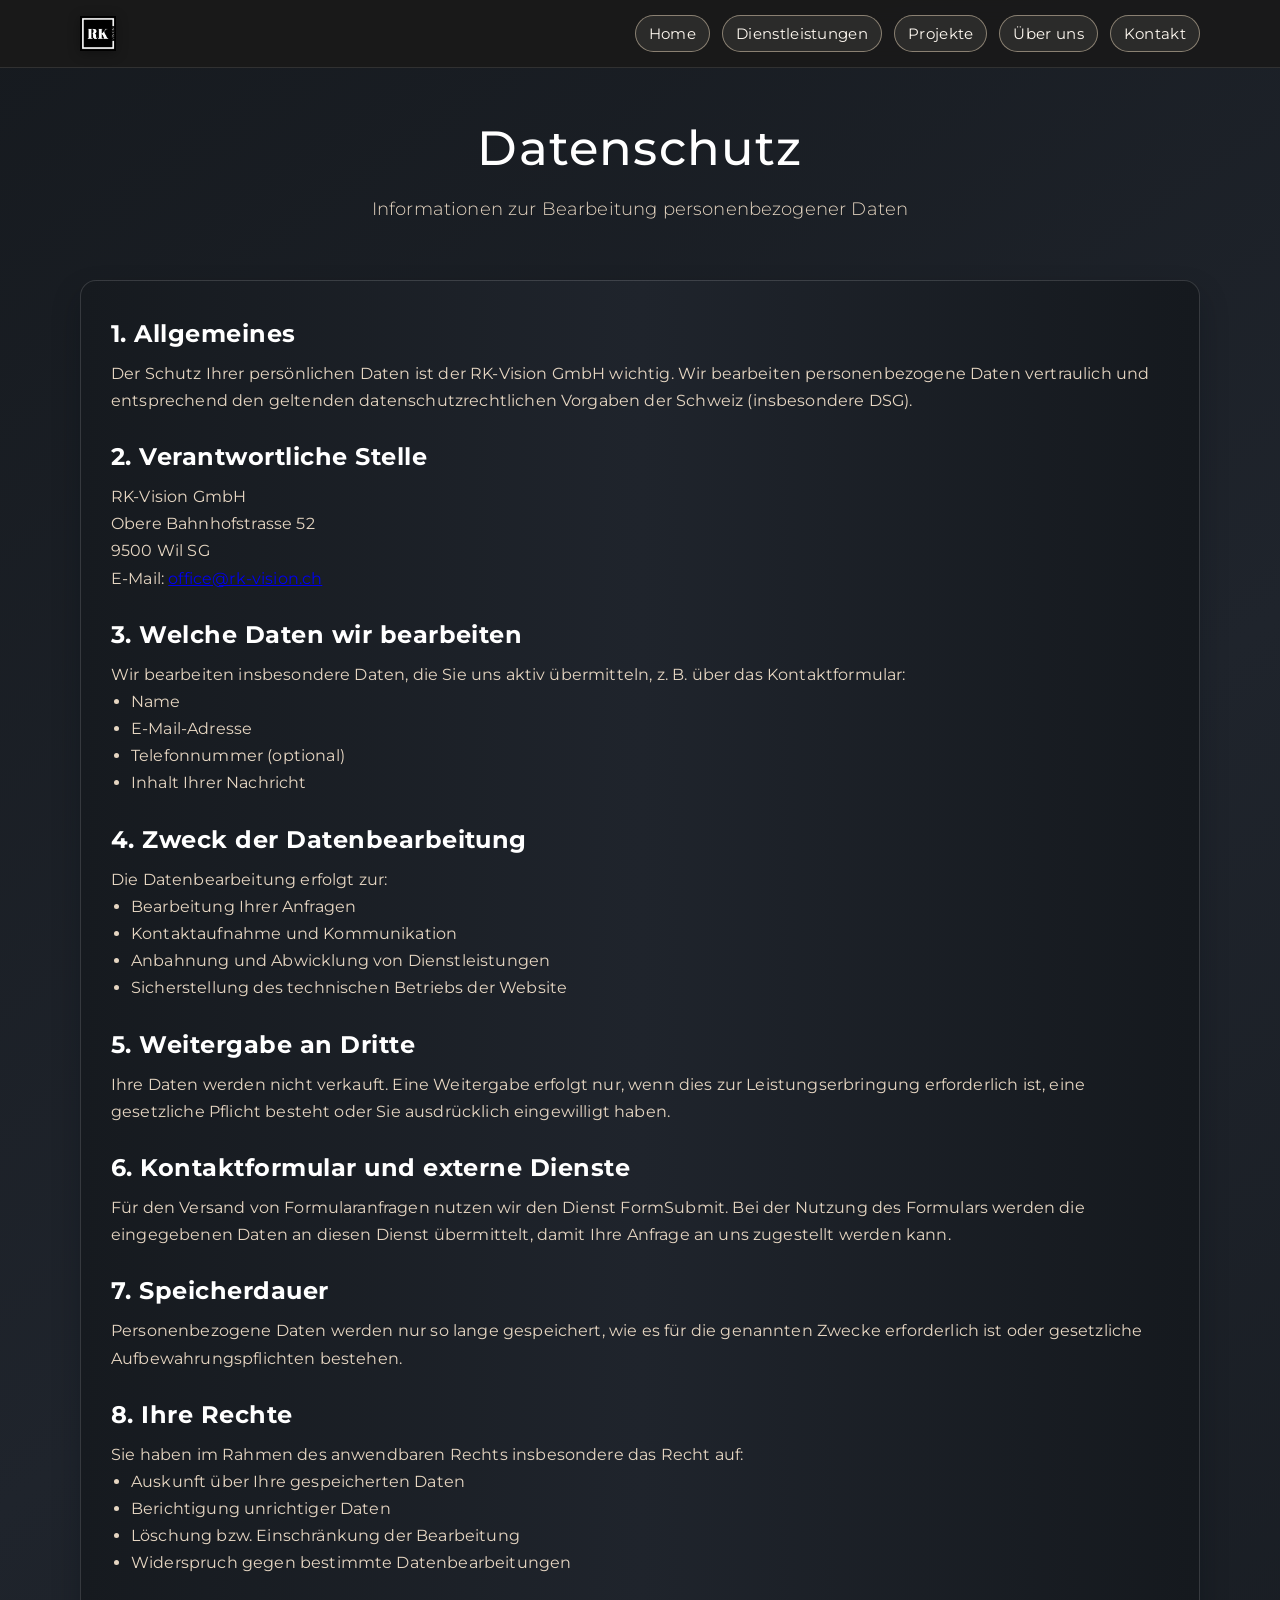
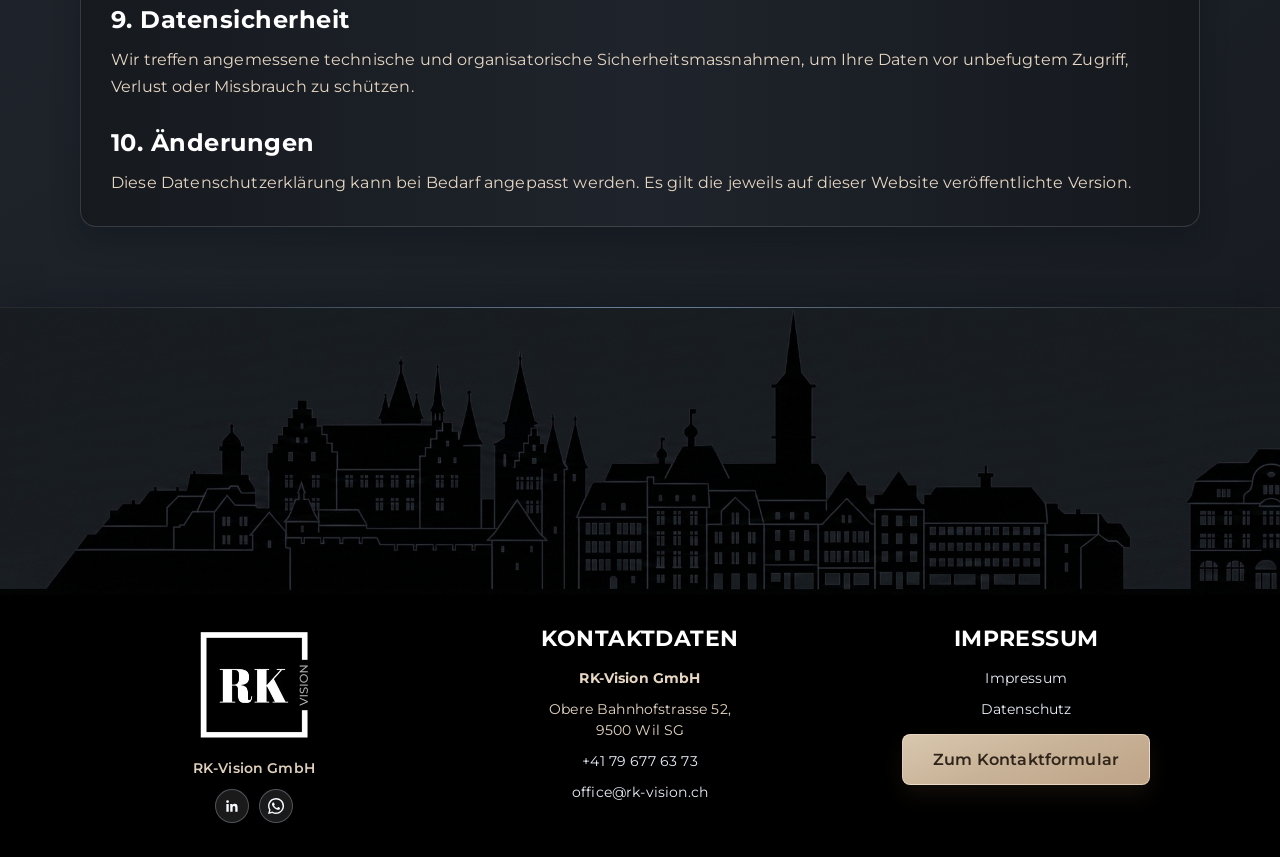
<file: datenschutz.html>
<!DOCTYPE html>
<html lang="de">
<head>
    <meta charset="UTF-8">
    <meta name="viewport" content="width=device-width, initial-scale=1.0">
    <meta name="description" content="Datenschutzerklärung der RK-Vision GmbH in Wil SG.">
    <meta name="robots" content="index, follow">
    <link rel="canonical" href="https://rk-vision.ch/datenschutz.html">
    <title>Datenschutz | RK-Vision GmbH</title>
    <link rel="stylesheet" href="style.css">
</head>
<body class="site-theme">
    <div class="background-texture"></div>
    <div class="background-structure"></div>

    <nav class="navigation">
        <div class="nav-container">
            <a href="index.html" class="nav-logo">
                <img src="assets/icons/Logo.avif" alt="RK-Vision Logo" class="logo-img">
                <span class="brand-name"></span>
            </a>
            <ul class="nav-menu" id="navMenu">
                <li class="nav-item"><a href="index.html">Home</a></li>
                <li class="nav-item"><a href="dienstleistungen.html">Dienstleistungen</a></li>
                <li class="nav-item"><a href="projekte.html">Projekte</a></li>
                <li class="nav-item"><a href="ueber-uns.html">Über uns</a></li>
                <li class="nav-item"><a href="kontakt.html">Kontakt</a></li>
            </ul>
            <div class="nav-toggle" id="navToggle" role="button" aria-controls="navMenu" aria-expanded="false" tabindex="0">
                <span></span>
                <span></span>
                <span></span>
            </div>
        </div>
    </nav>

    <main>
        <section class="legal-page">
            <div class="section-container">
                <div class="section-header">
                    <h1 class="page-title">Datenschutz</h1>
                    <p class="section-subtitle">Informationen zur Bearbeitung personenbezogener Daten</p>
                </div>

                <article class="legal-page-card">
                    <h2>1. Allgemeines</h2>
                    <p>
                        Der Schutz Ihrer persönlichen Daten ist der RK-Vision GmbH wichtig. Wir bearbeiten personenbezogene Daten vertraulich und entsprechend den
                        geltenden datenschutzrechtlichen Vorgaben der Schweiz (insbesondere DSG).
                    </p>

                    <h2>2. Verantwortliche Stelle</h2>
                    <p>
                        RK-Vision GmbH<br>
                        Obere Bahnhofstrasse 52<br>
                        9500 Wil SG<br>
                        E-Mail: <a href="mailto:office@rk-vision.ch">office@rk-vision.ch</a>
                    </p>

                    <h2>3. Welche Daten wir bearbeiten</h2>
                    <p>Wir bearbeiten insbesondere Daten, die Sie uns aktiv übermitteln, z. B. über das Kontaktformular:</p>
                    <ul>
                        <li>Name</li>
                        <li>E-Mail-Adresse</li>
                        <li>Telefonnummer (optional)</li>
                        <li>Inhalt Ihrer Nachricht</li>
                    </ul>

                    <h2>4. Zweck der Datenbearbeitung</h2>
                    <p>Die Datenbearbeitung erfolgt zur:</p>
                    <ul>
                        <li>Bearbeitung Ihrer Anfragen</li>
                        <li>Kontaktaufnahme und Kommunikation</li>
                        <li>Anbahnung und Abwicklung von Dienstleistungen</li>
                        <li>Sicherstellung des technischen Betriebs der Website</li>
                    </ul>

                    <h2>5. Weitergabe an Dritte</h2>
                    <p>
                        Ihre Daten werden nicht verkauft. Eine Weitergabe erfolgt nur, wenn dies zur Leistungserbringung erforderlich ist, eine gesetzliche Pflicht besteht
                        oder Sie ausdrücklich eingewilligt haben.
                    </p>

                    <h2>6. Kontaktformular und externe Dienste</h2>
                    <p>
                        Für den Versand von Formularanfragen nutzen wir den Dienst FormSubmit. Bei der Nutzung des Formulars werden die eingegebenen Daten an diesen
                        Dienst übermittelt, damit Ihre Anfrage an uns zugestellt werden kann.
                    </p>

                    <h2>7. Speicherdauer</h2>
                    <p>
                        Personenbezogene Daten werden nur so lange gespeichert, wie es für die genannten Zwecke erforderlich ist oder gesetzliche
                        Aufbewahrungspflichten bestehen.
                    </p>

                    <h2>8. Ihre Rechte</h2>
                    <p>Sie haben im Rahmen des anwendbaren Rechts insbesondere das Recht auf:</p>
                    <ul>
                        <li>Auskunft über Ihre gespeicherten Daten</li>
                        <li>Berichtigung unrichtiger Daten</li>
                        <li>Löschung bzw. Einschränkung der Bearbeitung</li>
                        <li>Widerspruch gegen bestimmte Datenbearbeitungen</li>
                    </ul>

                    <h2>9. Datensicherheit</h2>
                    <p>
                        Wir treffen angemessene technische und organisatorische Sicherheitsmassnahmen, um Ihre Daten vor unbefugtem Zugriff, Verlust oder Missbrauch
                        zu schützen.
                    </p>

                    <h2>10. Änderungen</h2>
                    <p>
                        Diese Datenschutzerklärung kann bei Bedarf angepasst werden. Es gilt die jeweils auf dieser Website veröffentlichte Version.
                    </p>
                </article>
            </div>
        </section>
    </main>

    <section class="contact-section contact-section--wil" id="contact-footer">
        <div class="wil-contact-band" aria-label="Kontaktbereich RK-Vision Wil SG">
            <div class="wil-skyline" aria-hidden="true"><img src="assets/icons/bild_wil_sg.png" alt="Wil im Kanton SG" class="wil-skyline-image"></div>
            <div class="section-container wil-contact-grid">
                <div class="wil-col wil-col--brand"><a href="index.html" class="wil-brand-link"><img src="assets/icons/Logo.avif" alt="RK-Vision Logo" class="wil-brand-logo"></a><p class="wil-brand-name">RK-Vision GmbH</p><div class="wil-socials" aria-label="Social Links"><a href="https://www.linkedin.com/in/raffael-kostezer-918b09198" target="_blank" rel="noopener noreferrer" aria-label="LinkedIn"><svg viewBox="0 0 24 24" role="img" focusable="false" aria-hidden="true"><path d="M20.45 20.45h-3.56v-5.57c0-1.33-.03-3.04-1.85-3.04-1.86 0-2.14 1.45-2.14 2.94v5.67H9.34V9h3.41v1.56h.05c.48-.9 1.63-1.85 3.35-1.85 3.58 0 4.24 2.36 4.24 5.43v6.31ZM5.34 7.43a2.07 2.07 0 1 1 0-4.14 2.07 2.07 0 0 1 0 4.14ZM7.12 20.45H3.55V9h3.57v11.45Z"/></svg></a><a href="https://wa.me/41796776373" target="_blank" rel="noopener noreferrer" aria-label="WhatsApp"><svg viewBox="0 0 24 24" role="img" focusable="false" aria-hidden="true"><path d="M20.52 3.48A11.9 11.9 0 0 0 12.04 0C5.42 0 .03 5.39.03 12c0 2.11.55 4.18 1.6 6.01L0 24l6.15-1.6A11.92 11.92 0 0 0 12.04 24h.01c6.62 0 12.01-5.39 12.01-12 0-3.2-1.25-6.2-3.54-8.52ZM12.05 21.9c-1.8 0-3.57-.48-5.12-1.4l-.37-.22-3.65.95.98-3.56-.24-.37a9.84 9.84 0 0 1-1.52-5.29c0-5.43 4.42-9.85 9.86-9.85 2.63 0 5.1 1.02 6.96 2.88a9.8 9.8 0 0 1 2.9 6.97c0 5.43-4.42 9.85-9.8 9.85Zm5.4-7.36c-.3-.15-1.77-.88-2.05-.98-.28-.1-.48-.15-.68.15-.2.3-.78.98-.95 1.18-.18.2-.35.22-.65.08-.3-.15-1.24-.46-2.36-1.46-.87-.77-1.46-1.72-1.63-2.02-.17-.3-.02-.46.13-.6.13-.13.3-.35.45-.53.15-.18.2-.3.3-.5.1-.2.05-.38-.03-.53-.08-.15-.68-1.64-.93-2.25-.24-.58-.48-.5-.68-.5h-.58c-.2 0-.53.08-.8.38-.28.3-1.05 1.02-1.05 2.5 0 1.47 1.08 2.9 1.23 3.1.15.2 2.1 3.2 5.08 4.49.7.3 1.24.48 1.66.61.7.22 1.33.19 1.83.12.56-.08 1.77-.72 2.02-1.42.25-.7.25-1.3.18-1.42-.07-.12-.27-.2-.57-.35Z"/></svg></a></div></div>
                <div class="wil-col wil-col--contact"><h3 class="wil-heading">Kontaktdaten</h3><p class="wil-line wil-line--strong">RK-Vision GmbH</p><p class="wil-line">Obere Bahnhofstrasse 52,<br>9500 Wil SG</p><p class="wil-line"><a href="tel:+41796776373">+41 79 677 63 73</a></p><p class="wil-line"><a href="mailto:office@rk-vision.ch">office@rk-vision.ch</a></p></div>
                <div class="wil-col wil-col--legal"><h3 class="wil-heading">Impressum</h3><p class="wil-line"><a href="impressum.html">Impressum</a></p><p class="wil-line"><a href="datenschutz.html">Datenschutz</a></p><div class="wil-cta-wrap"><a href="kontakt.html#kontaktformular" class="cta-button cta-button--primary">Zum Kontaktformular</a></div></div>
            </div>
        </div>
    </section>

    <script src="script.js"></script>
</body>
</html>
</file>
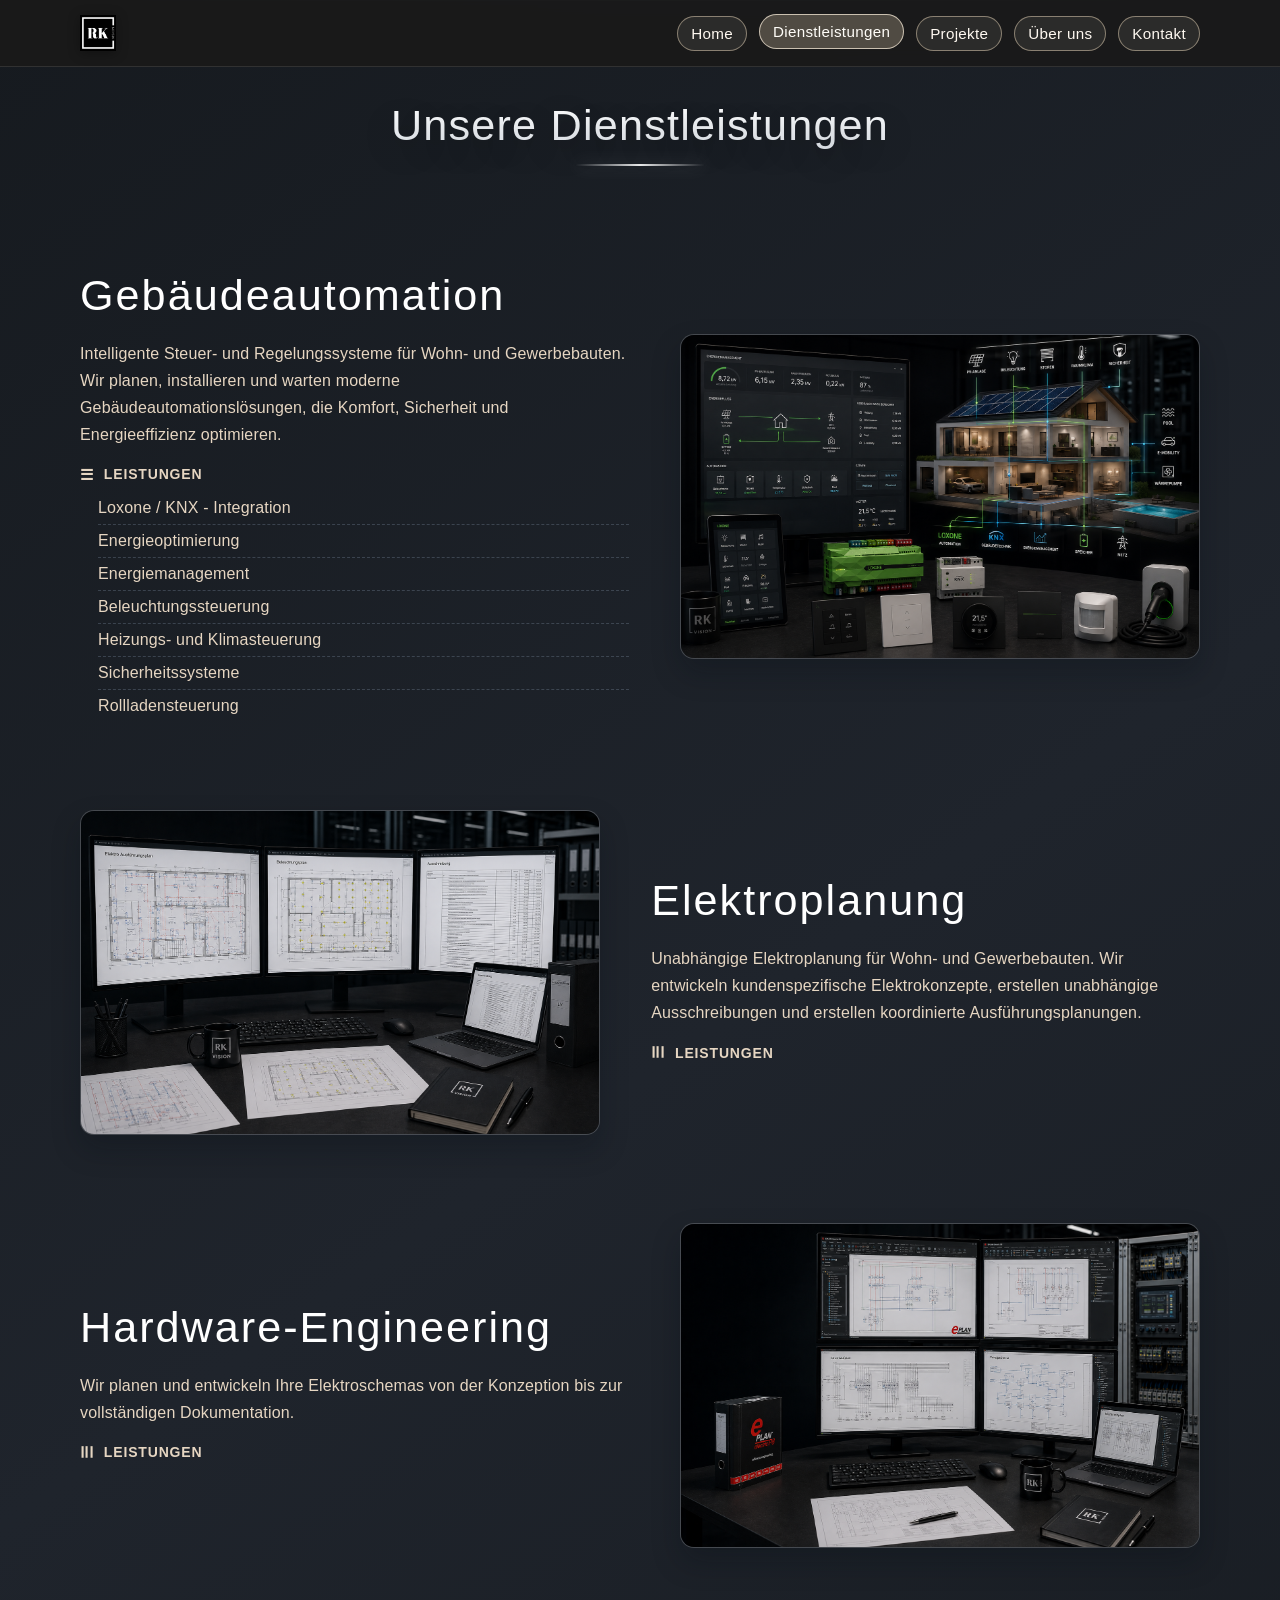
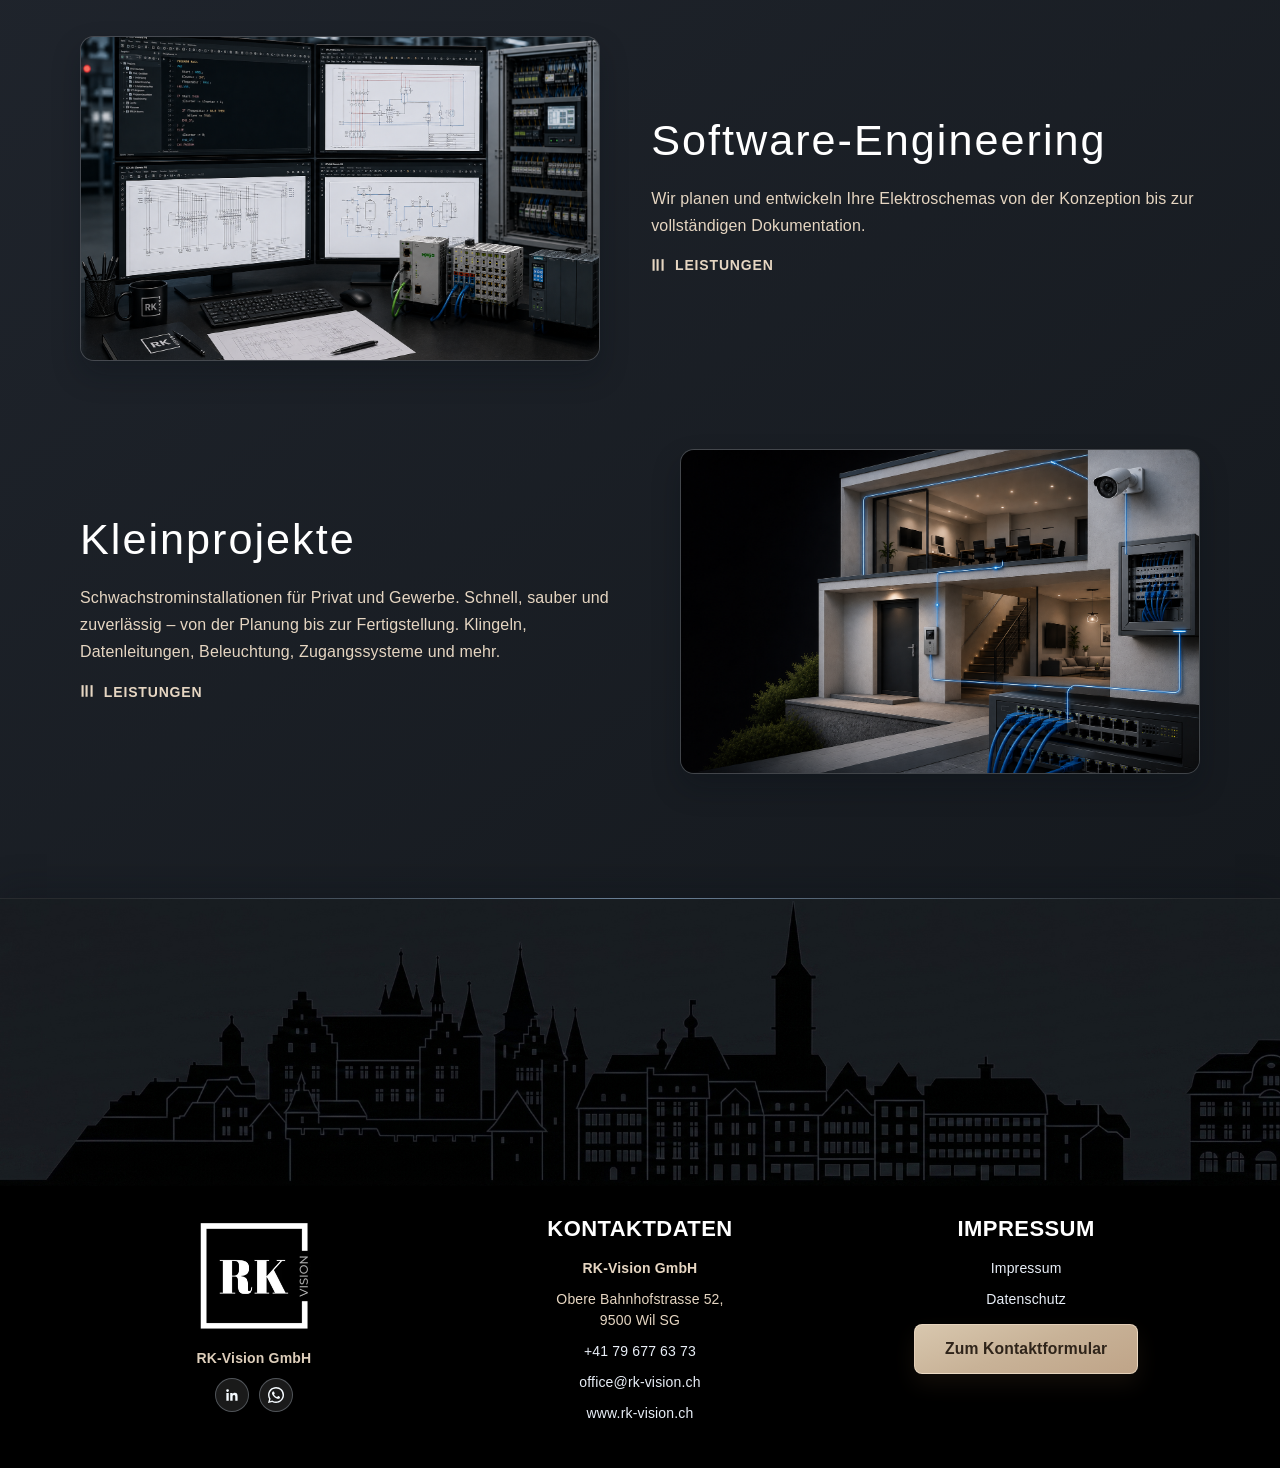
<file: dienstleistungen.html>
<!DOCTYPE html>
<html lang="de">
<head>
    <meta charset="UTF-8">
    <meta name="viewport" content="width=device-width, initial-scale=1.0">
    <meta name="description" content="Dienstleistungen der RK-Vision GmbH: Gebäudeautomation, Elektroplanung, Hardware- & Softwareengineering sowie Schwachstrom-Installationen in Wil SG und Umgebung.">
    <meta name="robots" content="index, follow, max-image-preview:large">
    <link rel="canonical" href="https://rk-vision.ch/dienstleistungen.html">
    <meta property="og:type" content="website">
    <meta property="og:locale" content="de_CH">
    <meta property="og:site_name" content="RK-Vision GmbH">
    <meta property="og:title" content="Dienstleistungen | RK-Vision GmbH">
    <meta property="og:description" content="Von Beratung und Planung bis zur Inbetriebnahme: Elektrodienstleistungen und Automation aus einer Hand.">
    <meta property="og:url" content="https://rk-vision.ch/dienstleistungen.html">
    <meta property="og:image" content="https://rk-vision.ch/assets/icons/Logo.avif">
    <meta http-equiv="X-Content-Type-Options" content="nosniff">
    <meta http-equiv="X-Frame-Options" content="DENY">
    <meta http-equiv="X-XSS-Protection" content="1; mode=block">
    <meta http-equiv="Referrer-Policy" content="strict-origin-when-cross-origin">
    <meta http-equiv="Content-Security-Policy" content="default-src 'self'; script-src 'self' 'unsafe-inline'; style-src 'self' 'unsafe-inline' https://fonts.googleapis.com; img-src 'self' data:; font-src 'self' https://fonts.gstatic.com; connect-src 'self'; frame-ancestors 'none'; base-uri 'self'; form-action 'self';">
    <meta http-equiv="Permissions-Policy" content="geolocation=(), microphone=(), camera=(), payment=(), usb=(), magnetometer=(), gyroscope=(), accelerometer=()">
    <title>Dienstleistungen - RK-Vision GmbH</title>
    <link rel="stylesheet" href="style.css">
    <script type="application/ld+json">
    {
      "@context": "https://schema.org",
      "@type": "WebPage",
      "name": "Dienstleistungen - RK-Vision GmbH",
      "url": "https://rk-vision.ch/dienstleistungen.html",
      "description": "Leistungsübersicht zu Gebäudeautomation, Elektroplanung sowie Hardware- und Softwareengineering."
    }
    </script>
    <!-- Google tag (gtag.js) -->
    <script async src="https://www.googletagmanager.com/gtag/js?id=G-396XKEE75D"></script>
    <script>
        window.dataLayer = window.dataLayer || [];
        function gtag(){dataLayer.push(arguments);}
        gtag('js', new Date());

        gtag('config', 'G-396XKEE75D');
    </script>
</head>
<body class="site-theme services-page">
    <div class="background-texture"></div>
    <div class="background-structure"></div>
    
    <nav class="navigation">
        <div class="nav-container">
            <a href="index.html" class="nav-logo">
                <img src="assets/icons/Logo.avif" alt="RK-Vision Logo" class="logo-img">
                <span class="brand-name"></span>
            </a>
            <ul class="nav-menu" id="navMenu">
                <li class="nav-item"><a href="index.html">Home</a></li>
                <li class="nav-item"><a href="dienstleistungen.html" class="active">Dienstleistungen</a></li>
                <li class="nav-item"><a href="projekte.html">Projekte</a></li>
                <li class="nav-item"><a href="ueber-uns.html">Über uns</a></li>
                <li class="nav-item"><a href="kontakt.html">Kontakt</a></li>
            </ul>
            <div class="nav-toggle" id="navToggle" role="button" aria-controls="navMenu" aria-expanded="false" tabindex="0">
                <span></span>
                <span></span>
                <span></span>
            </div>
        </div>
    </nav>

    <main>
        <section class="services-preview services-preview--page">
            <div class="section-container">
                <div class="section-header">
                    <h1 class="section-title">Unsere Dienstleistungen</h1>
                </div>

                <article class="service-split" id="automation">
                    <div class="service-split-text">
                        <h2 class="section-title service-split-title">Gebäudeautomation</h2>
                        <p class="service-description">
                            Intelligente Steuer- und Regelungssysteme für Wohn- und Gewerbebauten. Wir planen, installieren und warten moderne Gebäudeautomationslösungen, die Komfort, Sicherheit und Energieeffizienz optimieren.
                        </p>
                        <details class="service-accordion" open>
                            <summary>Leistungen</summary>
                            <ul class="service-features">
                                <li>Loxone / KNX - Integration</li>
                                <li>Energieoptimierung</li>
                                <li>Energiemanagement</li>
                                <li>Beleuchtungssteuerung</li>
                                <li>Heizungs- und Klimasteuerung</li>
                                <li>Sicherheitssysteme</li>
                                <li>Rollladensteuerung</li>
                            </ul>
                        </details>
                    </div>
                    <div class="service-split-media">
                        <img src="assets/img/service-automation.png" alt="Gebäudeautomation" class="asset-img">
                    </div>
                </article>

                <article class="service-split service-split--reverse" id="planning">
                    <div class="service-split-text">
                        <h2 class="section-title service-split-title">Elektroplanung</h2>
                        <p class="service-description">
                            Unabhängige Elektroplanung für Wohn- und Gewerbebauten. Wir entwickeln kundenspezifische Elektrokonzepte, erstellen unabhängige Ausschreibungen und erstellen koordinierte Ausführungsplanungen.
                        </p>
                        <details class="service-accordion">
                            <summary>Leistungen</summary>
                            <ul class="service-features">
                                <li>Apparateplanung</li>
                                <li>Ausführungsplanung</li>
                                <li>Gebäudeautomationsplanung</li>
                                <li>Beleuchtungskonzepte</li>
                                <li>Netzwerkplanung</li>
                                <li>NPK Ausschreibungen</li>
                            </ul>
                        </details>
                    </div>
                    <div class="service-split-media">
                        <img src="assets/img/service-ausführungsplanung.png" alt="Elektroplanung" class="asset-img">
                    </div>
                </article>

                <article class="service-split" id="hardware-engineering">
                    <div class="service-split-text">
                        <h2 class="section-title service-split-title">Hardware-Engineering</h2>
                        <p class="service-description">
                            Wir planen und entwickeln Ihre Elektroschemas von der Konzeption bis zur vollständigen Dokumentation.
                        </p>
                        <details class="service-accordion">
                            <summary>Leistungen</summary>
                            <ul class="service-features">
                                <li>Elektroschema in EPLAN P8</li>
                                <li>Erstellung von Standardisierungen</li>
                                <li>Stromlaufpläne</li>
                                <li>Prinzipschemen</li>
                                <li>HV Schemen</li>
                            </ul>
                        </details>
                    </div>
                    <div class="service-split-media">
                        <img src="assets/img/service-hw-engineering.png" alt="Hardware Engineering" class="asset-img">
                    </div>
                </article>

                <article class="service-split service-split--reverse" id="software-engineering">
                    <div class="service-split-text">
                        <h2 class="section-title service-split-title">Software-Engineering</h2>
                        <p class="service-description">
                            Wir planen und entwickeln Ihre Elektroschemas von der Konzeption bis zur vollständigen Dokumentation.
                        </p>
                        <details class="service-accordion">
                            <summary>Leistungen</summary>
                            <ul class="service-features">
                                <li>Elektroschema in EPLAN P8</li>
                                <li>Stromlaufpläne</li>
                                <li>Prinzipschemen</li>
                                <li>SPS-Programmierungen</li>
                                <li>HMI Visualisierungen</li>
                                <li>Inbetriebnahmen</li>
                            </ul>
                        </details>
                    </div>
                    <div class="service-split-media">
                        <img src="assets/img/service-sw-engineering.png" alt="Software Engineering" class="asset-img">
                    </div>
                </article>

                <article class="service-split" id="low-voltage">
                    <div class="service-split-text">
                        <h2 class="section-title service-split-title">Kleinprojekte</h2>
                        <p class="service-description">
                            Schwachstrominstallationen für Privat und Gewerbe. Schnell, sauber und zuverlässig – von der Planung bis zur Fertigstellung. Klingeln, Datenleitungen, Beleuchtung, Zugangssysteme und mehr.
                        </p>
                        <details class="service-accordion">
                            <summary>Leistungen</summary>
                            <ul class="service-features">
                                <li>Netzwerkinstallationen</li>
                                <li>WLAN & Kamera Einrichtungen</li>
                                <li>Videogegensprechanlagen</li>
                            </ul>
                        </details>
                    </div>
                    <div class="service-split-media">
                        <img src="assets/img/service-schwachstrominst.png" alt="Schwachstrom Installationen" class="asset-img">
                    </div>
                </article>
            </div>
        </section>

        <section class="contact-section contact-section--wil" id="contact">
            <div class="wil-contact-band" aria-label="Kontaktbereich RK-Vision Wil SG">
                <div class="wil-skyline" aria-hidden="true">
                    <img src="assets/icons/bild_wil_sg.png" alt="Wil im Kanton SG" class="wil-skyline-image">
                </div>

                <div class="section-container wil-contact-grid">
                    <div class="wil-col wil-col--brand">
                        <a href="index.html" class="wil-brand-link" aria-label="Zur Startseite von RK-Vision GmbH">
                            <img src="assets/icons/Logo.avif" alt="RK-Vision Logo" class="wil-brand-logo">
                        </a>
                        <p class="wil-brand-name">RK-Vision GmbH</p>
                        <div class="wil-socials" aria-label="Social Links">
                            <a href="https://www.linkedin.com/in/raffael-kostezer-918b09198" target="_blank" rel="noopener noreferrer" aria-label="LinkedIn">
                                <svg viewBox="0 0 24 24" role="img" focusable="false" aria-hidden="true"><path d="M20.45 20.45h-3.56v-5.57c0-1.33-.03-3.04-1.85-3.04-1.86 0-2.14 1.45-2.14 2.94v5.67H9.34V9h3.41v1.56h.05c.48-.9 1.63-1.85 3.35-1.85 3.58 0 4.24 2.36 4.24 5.43v6.31ZM5.34 7.43a2.07 2.07 0 1 1 0-4.14 2.07 2.07 0 0 1 0 4.14ZM7.12 20.45H3.55V9h3.57v11.45Z"/></svg>
                            </a>
                            <a href="https://wa.me/41796776373" target="_blank" rel="noopener noreferrer" aria-label="WhatsApp">
                                <svg viewBox="0 0 24 24" role="img" focusable="false" aria-hidden="true"><path d="M20.52 3.48A11.9 11.9 0 0 0 12.04 0C5.42 0 .03 5.39.03 12c0 2.11.55 4.18 1.6 6.01L0 24l6.15-1.6A11.92 11.92 0 0 0 12.04 24h.01c6.62 0 12.01-5.39 12.01-12 0-3.2-1.25-6.2-3.54-8.52ZM12.05 21.9c-1.8 0-3.57-.48-5.12-1.4l-.37-.22-3.65.95.98-3.56-.24-.37a9.84 9.84 0 0 1-1.52-5.29c0-5.43 4.42-9.85 9.86-9.85 2.63 0 5.1 1.02 6.96 2.88a9.8 9.8 0 0 1 2.9 6.97c0 5.43-4.42 9.85-9.8 9.85Zm5.4-7.36c-.3-.15-1.77-.88-2.05-.98-.28-.1-.48-.15-.68.15-.2.3-.78.98-.95 1.18-.18.2-.35.22-.65.08-.3-.15-1.24-.46-2.36-1.46-.87-.77-1.46-1.72-1.63-2.02-.17-.3-.02-.46.13-.6.13-.13.3-.35.45-.53.15-.18.2-.3.3-.5.1-.2.05-.38-.03-.53-.08-.15-.68-1.64-.93-2.25-.24-.58-.48-.5-.68-.5h-.58c-.2 0-.53.08-.8.38-.28.3-1.05 1.02-1.05 2.5 0 1.47 1.08 2.9 1.23 3.1.15.2 2.1 3.2 5.08 4.49.7.3 1.24.48 1.66.61.7.22 1.33.19 1.83.12.56-.08 1.77-.72 2.02-1.42.25-.7.25-1.3.18-1.42-.07-.12-.27-.2-.57-.35Z"/></svg>
                            </a>
                        </div>
                    </div>

                    <div class="wil-col wil-col--contact">
                        <h3 class="wil-heading">Kontaktdaten</h3>
                        <p class="wil-line wil-line--strong">RK-Vision GmbH</p>
                        <p class="wil-line">Obere Bahnhofstrasse 52,<br>9500 Wil SG</p>
                        <p class="wil-line"><a href="tel:+41796776373">+41 79 677 63 73</a></p>
                        <p class="wil-line"><a href="mailto:office@rk-vision.ch">office@rk-vision.ch</a></p>
                        <p class="wil-line"><a href="https://rk-vision.ch" target="_blank" rel="noopener noreferrer">www.rk-vision.ch</a></p>
                    </div>

                    <div class="wil-col wil-col--legal">
                        <h3 class="wil-heading">Impressum</h3>
                        <p class="wil-line"><a href="impressum.html">Impressum</a></p>
                        <p class="wil-line"><a href="datenschutz.html">Datenschutz</a></p>
                        <div class="wil-cta-wrap"><a href="kontakt.html#kontaktformular" class="cta-button cta-button--primary">Zum Kontaktformular</a></div>
                    </div>
                </div>
            </div>
        </section>
    </main>

    <script src="script.js"></script>
</body>
</html>
</file>
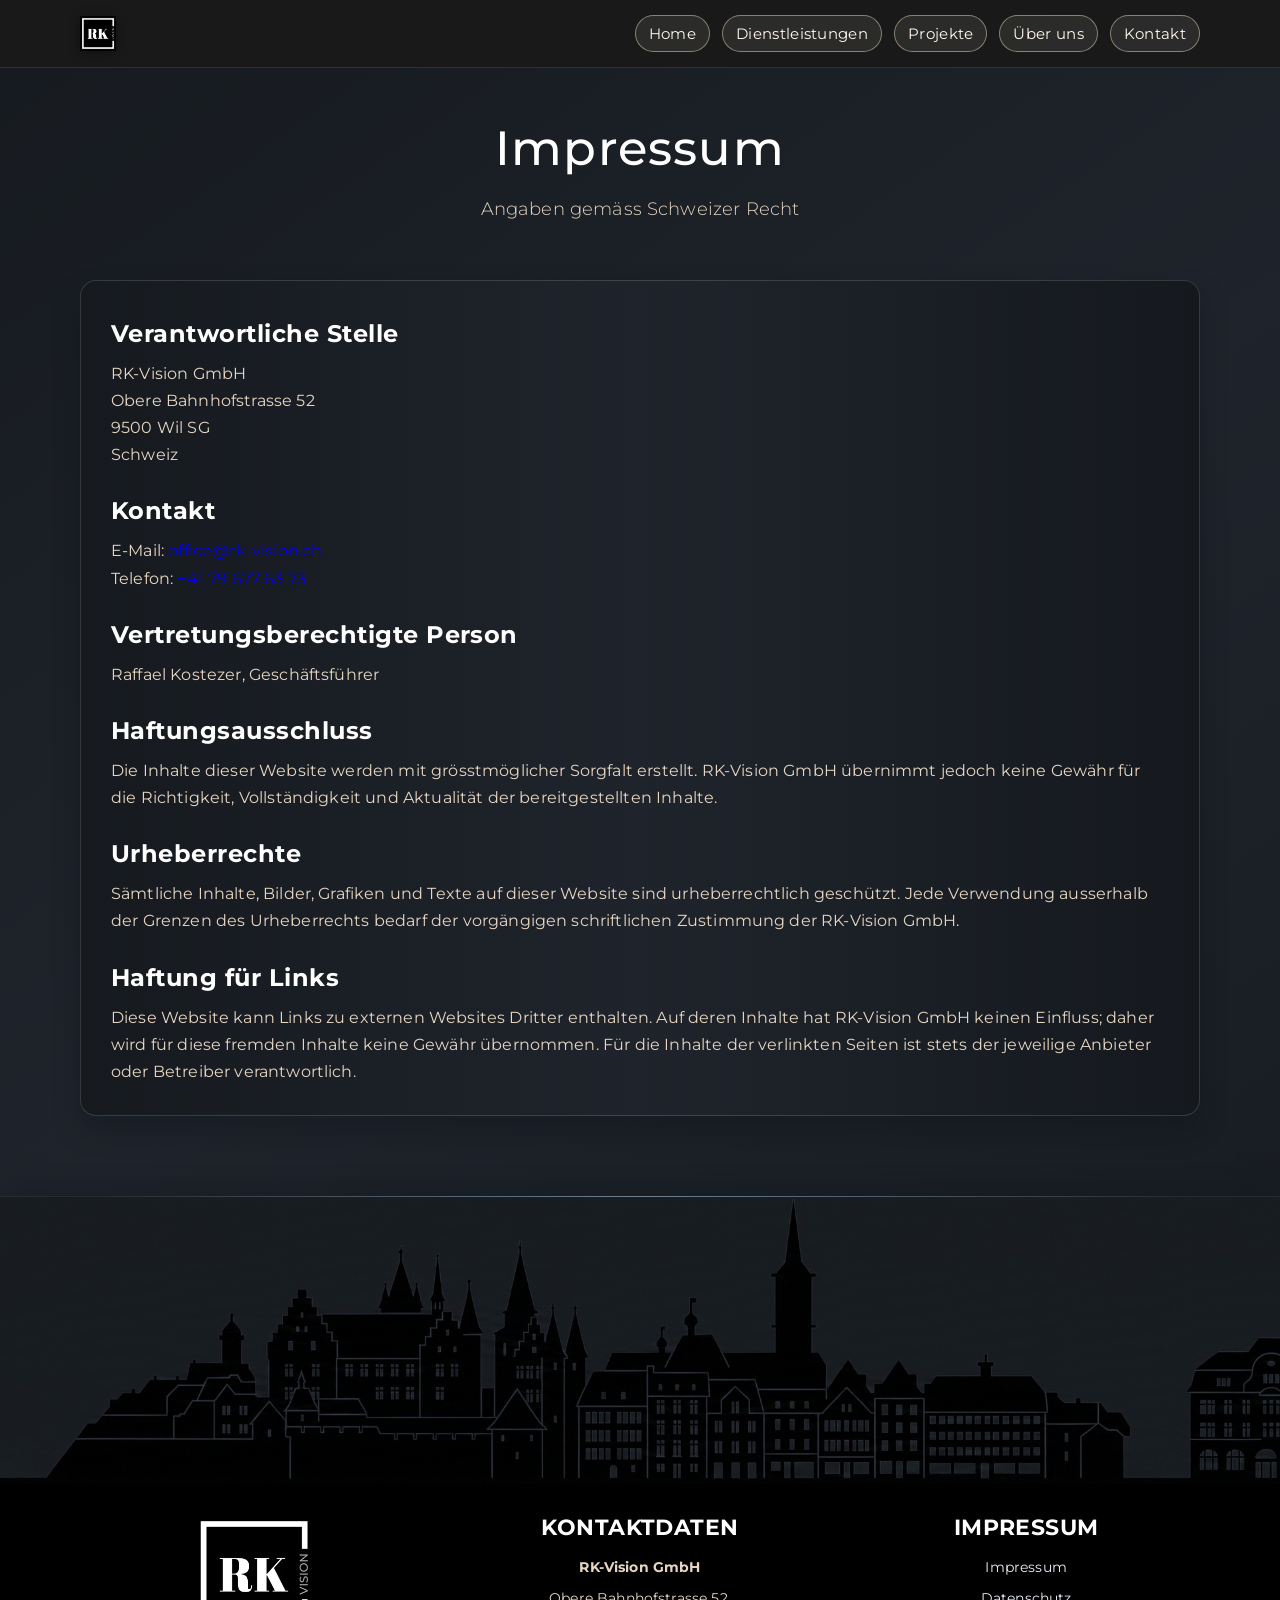
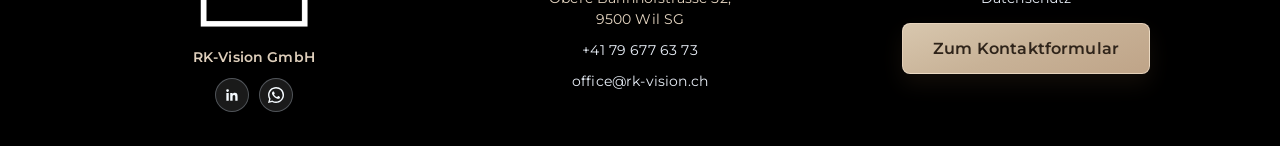
<file: impressum.html>
<!DOCTYPE html>
<html lang="de">
<head>
    <meta charset="UTF-8">
    <meta name="viewport" content="width=device-width, initial-scale=1.0">
    <meta name="description" content="Impressum der RK-Vision GmbH in Wil SG.">
    <meta name="robots" content="index, follow">
    <link rel="canonical" href="https://rk-vision.ch/impressum.html">
    <title>Impressum | RK-Vision GmbH</title>
    <link rel="stylesheet" href="style.css">
</head>
<body class="site-theme">
    <div class="background-texture"></div>
    <div class="background-structure"></div>

    <nav class="navigation">
        <div class="nav-container">
            <a href="index.html" class="nav-logo">
                <img src="assets/icons/Logo.avif" alt="RK-Vision Logo" class="logo-img">
                <span class="brand-name"></span>
            </a>
            <ul class="nav-menu" id="navMenu">
                <li class="nav-item"><a href="index.html">Home</a></li>
                <li class="nav-item"><a href="dienstleistungen.html">Dienstleistungen</a></li>
                <li class="nav-item"><a href="projekte.html">Projekte</a></li>
                <li class="nav-item"><a href="ueber-uns.html">Über uns</a></li>
                <li class="nav-item"><a href="kontakt.html">Kontakt</a></li>
            </ul>
            <div class="nav-toggle" id="navToggle" role="button" aria-controls="navMenu" aria-expanded="false" tabindex="0">
                <span></span>
                <span></span>
                <span></span>
            </div>
        </div>
    </nav>

    <main>
        <section class="legal-page">
            <div class="section-container">
                <div class="section-header">
                    <h1 class="page-title">Impressum</h1>
                    <p class="section-subtitle">Angaben gemäss Schweizer Recht</p>
                </div>

                <article class="legal-page-card">
                    <h2>Verantwortliche Stelle</h2>
                    <p>
                        RK-Vision GmbH<br>
                        Obere Bahnhofstrasse 52<br>
                        9500 Wil SG<br>
                        Schweiz
                    </p>

                    <h2>Kontakt</h2>
                    <p>
                        E-Mail: <a href="mailto:office@rk-vision.ch">office@rk-vision.ch</a><br>
                        Telefon: <a href="tel:+41796776373">+41 79 677 63 73</a>
                    </p>

                    <h2>Vertretungsberechtigte Person</h2>
                    <p>Raffael Kostezer, Geschäftsführer</p>

                    <h2>Haftungsausschluss</h2>
                    <p>
                        Die Inhalte dieser Website werden mit grösstmöglicher Sorgfalt erstellt. RK-Vision GmbH übernimmt jedoch keine Gewähr für die Richtigkeit,
                        Vollständigkeit und Aktualität der bereitgestellten Inhalte.
                    </p>

                    <h2>Urheberrechte</h2>
                    <p>
                        Sämtliche Inhalte, Bilder, Grafiken und Texte auf dieser Website sind urheberrechtlich geschützt. Jede Verwendung ausserhalb der Grenzen des
                        Urheberrechts bedarf der vorgängigen schriftlichen Zustimmung der RK-Vision GmbH.
                    </p>

                    <h2>Haftung für Links</h2>
                    <p>
                        Diese Website kann Links zu externen Websites Dritter enthalten. Auf deren Inhalte hat RK-Vision GmbH keinen Einfluss; daher wird für diese
                        fremden Inhalte keine Gewähr übernommen. Für die Inhalte der verlinkten Seiten ist stets der jeweilige Anbieter oder Betreiber verantwortlich.
                    </p>
                </article>
            </div>
        </section>
    </main>

    <section class="contact-section contact-section--wil" id="contact-footer">
        <div class="wil-contact-band" aria-label="Kontaktbereich RK-Vision Wil SG">
            <div class="wil-skyline" aria-hidden="true"><img src="assets/icons/bild_wil_sg.png" alt="Wil im Kanton SG" class="wil-skyline-image"></div>
            <div class="section-container wil-contact-grid">
                <div class="wil-col wil-col--brand"><a href="index.html" class="wil-brand-link"><img src="assets/icons/Logo.avif" alt="RK-Vision Logo" class="wil-brand-logo"></a><p class="wil-brand-name">RK-Vision GmbH</p><div class="wil-socials" aria-label="Social Links"><a href="https://www.linkedin.com/in/raffael-kostezer-918b09198" target="_blank" rel="noopener noreferrer" aria-label="LinkedIn"><svg viewBox="0 0 24 24" role="img" focusable="false" aria-hidden="true"><path d="M20.45 20.45h-3.56v-5.57c0-1.33-.03-3.04-1.85-3.04-1.86 0-2.14 1.45-2.14 2.94v5.67H9.34V9h3.41v1.56h.05c.48-.9 1.63-1.85 3.35-1.85 3.58 0 4.24 2.36 4.24 5.43v6.31ZM5.34 7.43a2.07 2.07 0 1 1 0-4.14 2.07 2.07 0 0 1 0 4.14ZM7.12 20.45H3.55V9h3.57v11.45Z"/></svg></a><a href="https://wa.me/41796776373" target="_blank" rel="noopener noreferrer" aria-label="WhatsApp"><svg viewBox="0 0 24 24" role="img" focusable="false" aria-hidden="true"><path d="M20.52 3.48A11.9 11.9 0 0 0 12.04 0C5.42 0 .03 5.39.03 12c0 2.11.55 4.18 1.6 6.01L0 24l6.15-1.6A11.92 11.92 0 0 0 12.04 24h.01c6.62 0 12.01-5.39 12.01-12 0-3.2-1.25-6.2-3.54-8.52ZM12.05 21.9c-1.8 0-3.57-.48-5.12-1.4l-.37-.22-3.65.95.98-3.56-.24-.37a9.84 9.84 0 0 1-1.52-5.29c0-5.43 4.42-9.85 9.86-9.85 2.63 0 5.1 1.02 6.96 2.88a9.8 9.8 0 0 1 2.9 6.97c0 5.43-4.42 9.85-9.8 9.85Zm5.4-7.36c-.3-.15-1.77-.88-2.05-.98-.28-.1-.48-.15-.68.15-.2.3-.78.98-.95 1.18-.18.2-.35.22-.65.08-.3-.15-1.24-.46-2.36-1.46-.87-.77-1.46-1.72-1.63-2.02-.17-.3-.02-.46.13-.6.13-.13.3-.35.45-.53.15-.18.2-.3.3-.5.1-.2.05-.38-.03-.53-.08-.15-.68-1.64-.93-2.25-.24-.58-.48-.5-.68-.5h-.58c-.2 0-.53.08-.8.38-.28.3-1.05 1.02-1.05 2.5 0 1.47 1.08 2.9 1.23 3.1.15.2 2.1 3.2 5.08 4.49.7.3 1.24.48 1.66.61.7.22 1.33.19 1.83.12.56-.08 1.77-.72 2.02-1.42.25-.7.25-1.3.18-1.42-.07-.12-.27-.2-.57-.35Z"/></svg></a></div></div>
                <div class="wil-col wil-col--contact"><h3 class="wil-heading">Kontaktdaten</h3><p class="wil-line wil-line--strong">RK-Vision GmbH</p><p class="wil-line">Obere Bahnhofstrasse 52,<br>9500 Wil SG</p><p class="wil-line"><a href="tel:+41796776373">+41 79 677 63 73</a></p><p class="wil-line"><a href="mailto:office@rk-vision.ch">office@rk-vision.ch</a></p></div>
                <div class="wil-col wil-col--legal"><h3 class="wil-heading">Impressum</h3><p class="wil-line"><a href="impressum.html">Impressum</a></p><p class="wil-line"><a href="datenschutz.html">Datenschutz</a></p><div class="wil-cta-wrap"><a href="kontakt.html#kontaktformular" class="cta-button cta-button--primary">Zum Kontaktformular</a></div></div>
            </div>
        </div>
    </section>

    <script src="script.js"></script>
</body>
</html>
</file>
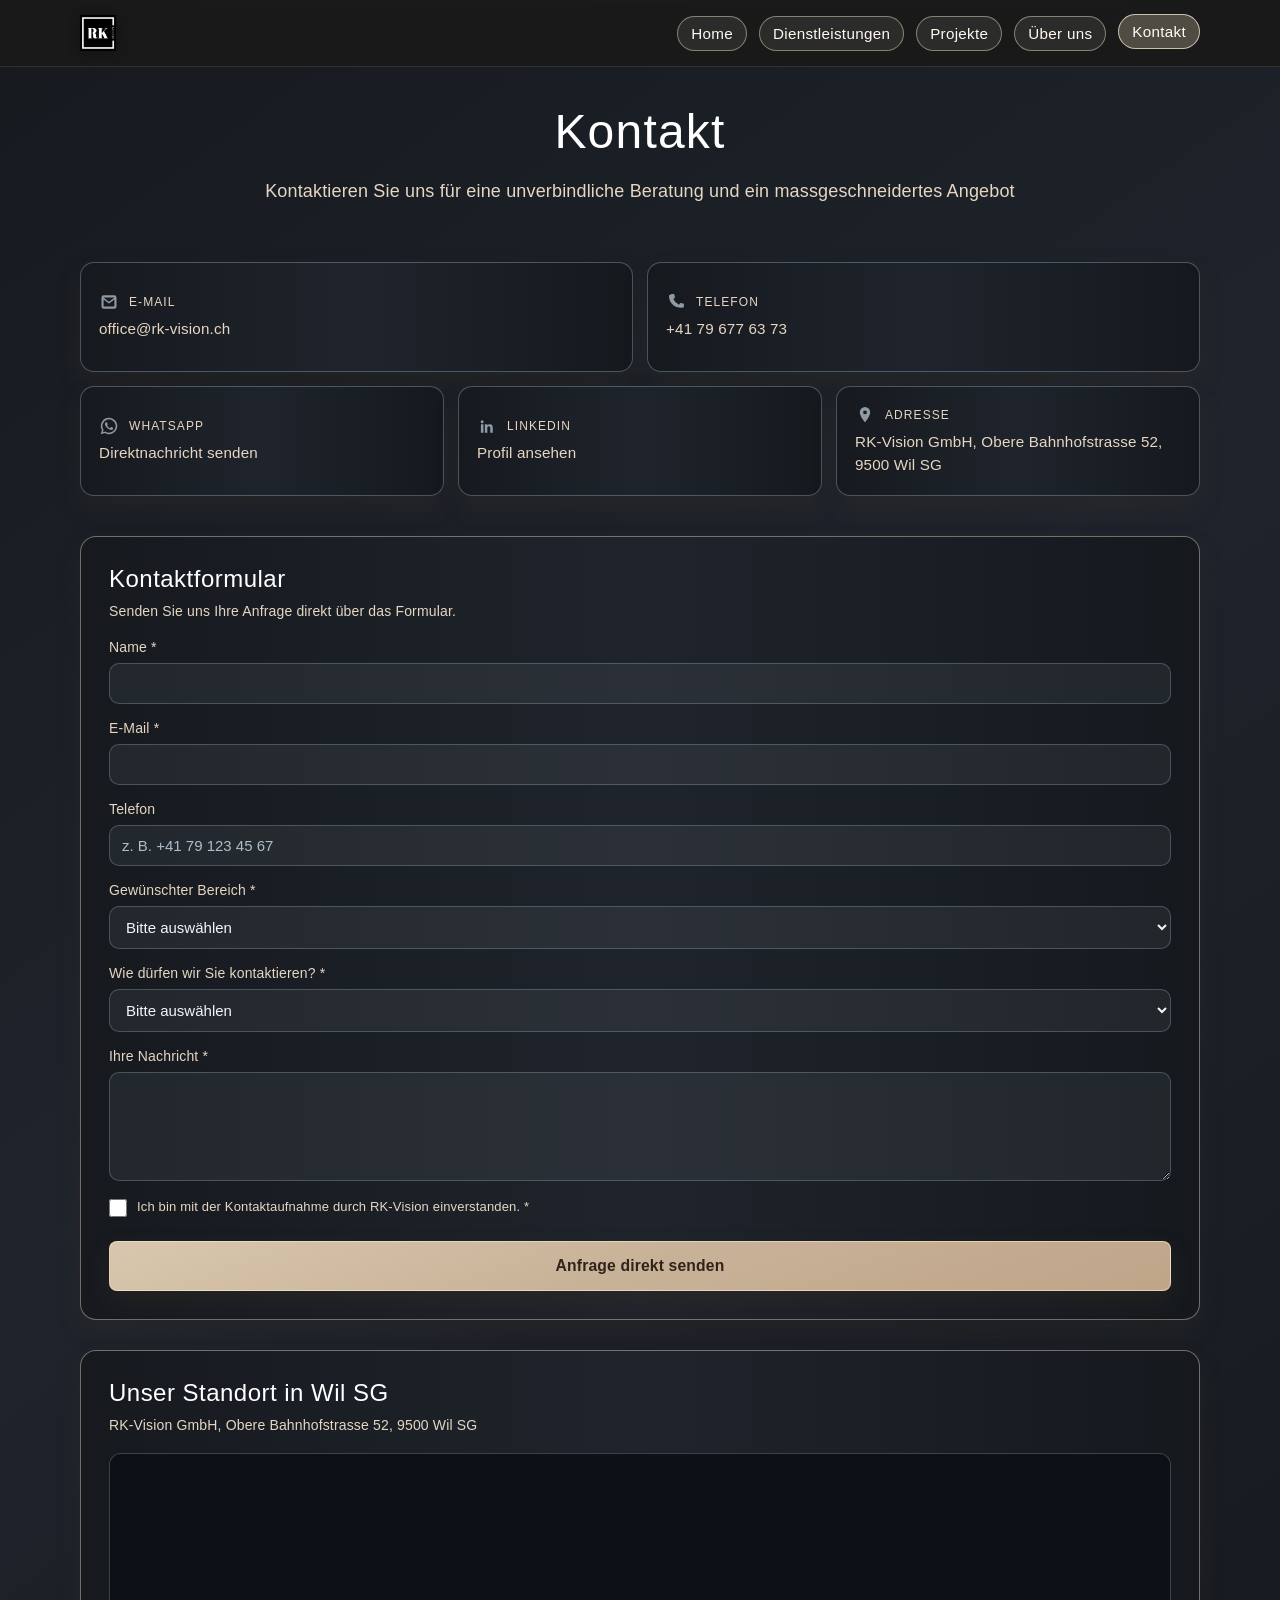
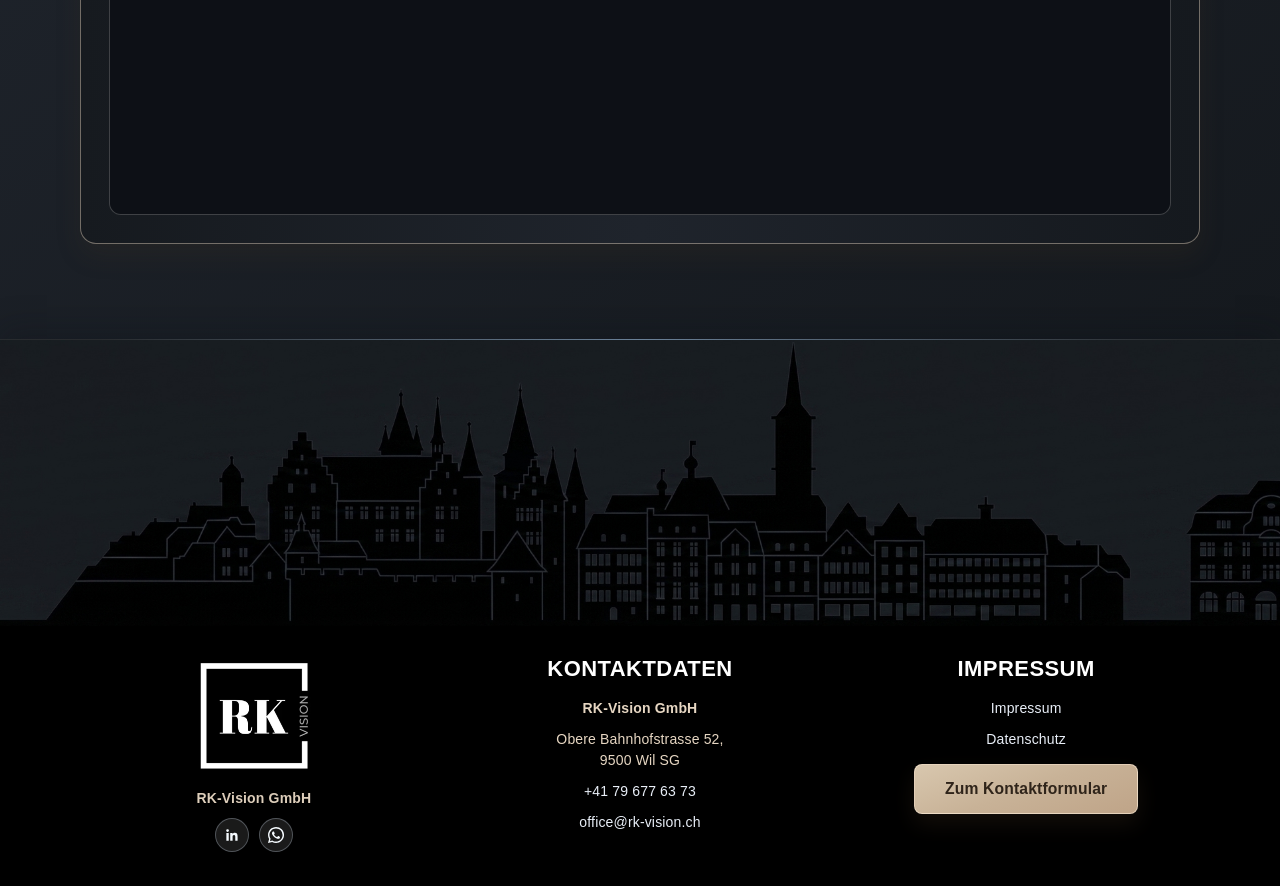
<file: kontakt.html>
<!DOCTYPE html>
<html lang="de">
<head>
    <meta charset="UTF-8">
    <meta name="viewport" content="width=device-width, initial-scale=1.0">
    <meta name="description" content="Kontaktieren Sie die RK-Vision GmbH in Wil SG: Kontaktformular, Telefonnummer, E-Mail und Standort auf Google Maps.">
    <meta name="robots" content="index, follow, max-image-preview:large">
    <link rel="canonical" href="https://rk-vision.ch/kontakt.html">
    <meta property="og:type" content="website">
    <meta property="og:locale" content="de_CH">
    <meta property="og:site_name" content="RK-Vision GmbH">
    <meta property="og:title" content="Kontakt | RK-Vision GmbH">
    <meta property="og:description" content="Nehmen Sie direkt Kontakt mit der RK-Vision GmbH auf – per Formular, E-Mail, Telefon oder WhatsApp.">
    <meta property="og:url" content="https://rk-vision.ch/kontakt.html">
    <meta property="og:image" content="https://rk-vision.ch/assets/icons/Logo.avif">
    <meta http-equiv="X-Content-Type-Options" content="nosniff">
    <meta http-equiv="X-Frame-Options" content="DENY">
    <meta http-equiv="X-XSS-Protection" content="1; mode=block">
    <meta http-equiv="Referrer-Policy" content="strict-origin-when-cross-origin">
    <meta http-equiv="Content-Security-Policy" content="default-src 'self'; script-src 'self' 'unsafe-inline' https://www.googletagmanager.com; style-src 'self' 'unsafe-inline' https://fonts.googleapis.com; img-src 'self' data:; font-src 'self' https://fonts.gstatic.com; connect-src 'self' https://www.google-analytics.com https://region1.google-analytics.com; frame-src 'self' https://www.google.com https://maps.google.com; frame-ancestors 'none'; base-uri 'self'; form-action 'self' https://formsubmit.co;">
    <meta http-equiv="Permissions-Policy" content="geolocation=(), microphone=(), camera=(), payment=(), usb=(), magnetometer=(), gyroscope=(), accelerometer=()">
    <title>Kontakt - RK-Vision GmbH</title>
    <link rel="stylesheet" href="style.css">
            <!-- Google tag (gtag.js) -->
    <script async src="https://www.googletagmanager.com/gtag/js?id=G-396XKEE75D"></script>
    <script>
        window.dataLayer = window.dataLayer || [];
        function gtag(){dataLayer.push(arguments);}
        gtag('js', new Date());

        gtag('config', 'G-396XKEE75D');
    </script>
</head>
<body class="site-theme">
    <div class="background-texture"></div>
    <div class="background-structure"></div>

    <nav class="navigation">
        <div class="nav-container">
            <a href="index.html" class="nav-logo">
                <img src="assets/icons/Logo.avif" alt="RK-Vision Logo" class="logo-img">
                <span class="brand-name"></span>
            </a>
            <ul class="nav-menu" id="navMenu">
                <li class="nav-item"><a href="index.html">Home</a></li>
                <li class="nav-item"><a href="dienstleistungen.html">Dienstleistungen</a></li>
                <li class="nav-item"><a href="projekte.html">Projekte</a></li>
                <li class="nav-item"><a href="ueber-uns.html">Über uns</a></li>
                <li class="nav-item"><a href="kontakt.html" class="active">Kontakt</a></li>
            </ul>
            <div class="nav-toggle" id="navToggle" role="button" aria-controls="navMenu" aria-expanded="false" tabindex="0">
                <span></span>
                <span></span>
                <span></span>
            </div>
        </div>
    </nav>

    <main>
        <section class="contact-section">
            <div class="section-container container-contact-page container-contact-page--compact">
                <div class="section-header">
                    <h1 class="page-title">Kontakt</h1>
                    <p class="section-subtitle">Kontaktieren Sie uns für eine unverbindliche Beratung und ein massgeschneidertes Angebot</p>
                </div>

                <div class="contact-grid contact-grid--details contact-grid--pro" aria-label="Direkte Kontaktmöglichkeiten">
                    <a href="mailto:office@rk-vision.ch" class="contact-item contact-item--clean">
                        <span class="contact-item-top">
                            <span class="contact-item-icon" aria-hidden="true">
                                <svg viewBox="0 0 24 24" role="img" focusable="false">
                                    <path d="M3 6.75A2.75 2.75 0 0 1 5.75 4h12.5A2.75 2.75 0 0 1 21 6.75v10.5A2.75 2.75 0 0 1 18.25 20H5.75A2.75 2.75 0 0 1 3 17.25V6.75Zm2.2-.25 6.8 5.15 6.8-5.15H5.2Zm13.3 2.44-5.97 4.52a.9.9 0 0 1-1.06 0L5.5 8.94v8.31c0 .14.11.25.25.25h12.5c.14 0 .25-.11.25-.25V8.94Z"/>
                                </svg>
                            </span>
                            <span class="contact-label">E-Mail</span>
                        </span>
                        <span class="contact-value">office@rk-vision.ch</span>
                    </a>

                    <a href="tel:+41796776373" class="contact-item contact-item--clean">
                        <span class="contact-item-top">
                            <span class="contact-item-icon" aria-hidden="true">
                                <svg viewBox="0 0 24 24" role="img" focusable="false">
                                    <path d="M6.62 2.5h2.44c.5 0 .93.35 1.03.84l.6 2.95c.08.38-.06.76-.36 1l-1.56 1.23a14.12 14.12 0 0 0 6.72 6.72l1.23-1.56c.24-.3.62-.44 1-.36l2.95.6c.49.1.84.53.84 1.03v2.44c0 .59-.48 1.06-1.06 1.06C10.67 20.45 3.55 13.33 3.55 4.56c0-.58.47-1.06 1.06-1.06Z"/>
                                </svg>
                            </span>
                            <span class="contact-label">Telefon</span>
                        </span>
                        <span class="contact-value">+41 79 677 63 73</span>
                    </a>

                    <a href="https://wa.me/41796776373" target="_blank" rel="noopener noreferrer" class="contact-item contact-item--clean">
                        <span class="contact-item-top">
                            <span class="contact-item-icon" aria-hidden="true">
                                <svg viewBox="0 0 24 24" role="img" focusable="false">
                                    <path d="M12.03 2.2a9.8 9.8 0 0 0-8.44 14.78L2 22l5.17-1.55A9.79 9.79 0 1 0 12.03 2.2Zm0 17.8a8 8 0 0 1-4.07-1.11l-.29-.17-3.07.92.94-2.98-.19-.3a8 8 0 1 1 6.68 3.64Zm4.39-5.99c-.24-.12-1.42-.7-1.64-.78-.22-.08-.38-.12-.54.12-.16.24-.62.78-.76.94-.14.16-.28.18-.52.06-.24-.12-1-.37-1.9-1.19-.7-.62-1.18-1.4-1.32-1.63-.14-.24-.01-.37.1-.49.1-.1.24-.26.36-.4.12-.14.16-.24.24-.4.08-.16.04-.3-.02-.42-.06-.12-.54-1.31-.74-1.8-.2-.47-.4-.4-.54-.4h-.46c-.16 0-.42.06-.64.3-.22.24-.84.82-.84 2 0 1.18.86 2.32.98 2.48.12.16 1.69 2.58 4.1 3.62.57.25 1.01.4 1.36.51.57.18 1.1.16 1.52.1.46-.07 1.42-.58 1.62-1.14.2-.56.2-1.03.14-1.14-.06-.1-.22-.16-.46-.28Z"/>
                                </svg>
                            </span>
                            <span class="contact-label">WhatsApp</span>
                        </span>
                        <span class="contact-value">Direktnachricht senden</span>
                    </a>

                    <a href="https://www.linkedin.com/in/raffael-kostezer-918b09198" target="_blank" rel="noopener noreferrer" class="contact-item contact-item--clean">
                        <span class="contact-item-top">
                            <span class="contact-item-icon" aria-hidden="true">
                                <svg viewBox="0 0 24 24" role="img" focusable="false">
                                    <path d="M6.2 8.8A1.8 1.8 0 1 0 6.2 5.2a1.8 1.8 0 0 0 0 3.6ZM4.7 10h3V20h-3V10Zm4.9 0h2.88v1.37h.04c.4-.75 1.37-1.54 2.82-1.54 3.02 0 3.58 1.99 3.58 4.58V20h-3v-4.93c0-1.18-.02-2.7-1.64-2.7-1.64 0-1.9 1.28-1.9 2.61V20h-2.98V10Z"/>
                                </svg>
                            </span>
                            <span class="contact-label">LinkedIn</span>
                        </span>
                        <span class="contact-value">Profil ansehen</span>
                    </a>

                    <a href="https://www.google.com/maps/search/?api=1&query=RK-Vision+GmbH+Obere+Bahnhofstrasse+52+9500+Wil+SG" target="_blank" class="contact-item contact-item--clean">
                        <span class="contact-item-top">
                            <span class="contact-item-icon" aria-hidden="true">
                                <svg viewBox="0 0 24 24" role="img" focusable="false">
                                    <path d="M12 2.5a6.25 6.25 0 0 0-6.25 6.25c0 4.46 5.27 10.93 5.5 11.2a.97.97 0 0 0 1.5 0c.23-.27 5.5-6.74 5.5-11.2A6.25 6.25 0 0 0 12 2.5Zm0 8.5a2.25 2.25 0 1 1 0-4.5 2.25 2.25 0 0 1 0 4.5Z"/>
                                </svg>
                            </span>
                            <span class="contact-label">Adresse</span>
                        </span>
                        <span class="contact-value">RK-Vision GmbH, Obere Bahnhofstrasse 52, 9500 Wil SG</span>
                    </a>
                </div>

                <div class="contact-form-map-grid">
                    <div class="contact-form-card" id="kontaktformular">
                        <h2 class="contact-form-title">Kontaktformular</h2>
                        <p class="contact-form-subtitle">Senden Sie uns Ihre Anfrage direkt über das Formular.</p>

                        <form class="contact-form" action="https://formsubmit.co/office@rk-vision.ch" method="post">
                            <input type="hidden" name="_subject" value="Neue Kontaktanfrage über rk-vision.ch">
                            <input type="hidden" name="_captcha" value="false">
                            <input type="hidden" name="_template" value="table">
                            <input type="hidden" name="_next" value="https://rk-vision.ch/kontakt.html?status=sent">
                            <div class="form-row">
                                <label for="name">Name *</label>
                                <input type="text" id="name" name="Name" required>
                            </div>
                            <div class="form-row">
                                <label for="email">E-Mail *</label>
                                <input type="email" id="email" name="E-Mail" required>
                            </div>
                            <div class="form-row">
                                <label for="phone">Telefon</label>
                                <input type="tel" id="phone" name="Telefon" placeholder="z. B. +41 79 123 45 67">
                            </div>
                            <div class="form-row">
                                <label for="service">Gewünschter Bereich *</label>
                                <select id="service" name="Bereich" required>
                                    <option value="" selected disabled>Bitte auswählen</option>
                                    <option value="Gebäudeautomation">Gebäudeautomation</option>
                                    <option value="Elektroplanung">Elektroplanung</option>
                                    <option value="Hard-Softwareengineering">Hard-/Softwareengineering</option>
                                </select>
                            </div>
                            <div class="form-row">
                                <label for="contact-preference">Wie dürfen wir Sie kontaktieren? *</label>
                                <select id="contact-preference" name="Kontaktaufnahme durch RK-Vision" required>
                                    <option value="" selected disabled>Bitte auswählen</option>
                                    <option value="Per E-Mail">Per E-Mail</option>
                                    <option value="Per Telefon">Per Telefon</option>
                                    <option value="E-Mail oder Telefon">E-Mail oder Telefon</option>
                                </select>
                            </div>
                            <div class="form-row">
                                <label for="message">Ihre Nachricht *</label>
                                <textarea id="message" name="Nachricht" rows="5" required></textarea>
                            </div>
                            <div class="form-row form-checkbox-row">
                                <input type="checkbox" id="consent" name="Einwilligung" value="Ja" required>
                                <label for="consent">Ich bin mit der Kontaktaufnahme durch RK-Vision einverstanden. *</label>
                            </div>
                            <button type="submit" class="cta-button cta-button--primary">Anfrage direkt senden</button>
                        </form>
                    </div>

                    <div class="map-card">
                        <h2 class="contact-form-title">Unser Standort in Wil SG</h2>
                        <p class="contact-form-subtitle">RK-Vision GmbH, Obere Bahnhofstrasse 52, 9500 Wil SG</p>
                        <div class="map-embed-wrap map-embed-wrap--dark">
                            <iframe
                                title="Google Maps Standort RK-Vision GmbH"
                                src="https://www.google.com/maps?q=RK-Vision%20GmbH%2C%20Obere%20Bahnhofstrasse%2052%2C%209500%20Wil%20SG&output=embed"
                                loading="lazy"
                                referrerpolicy="no-referrer-when-downgrade"
                                allowfullscreen>
                            </iframe>
                        </div>
                    </div>
                </div>
            </div>
        </section>
    </main>

    <section class="contact-section contact-section--wil" id="contact-footer">
        <div class="wil-contact-band" aria-label="Kontaktbereich RK-Vision Wil SG">
            <div class="wil-skyline" aria-hidden="true">
                <img src="assets/icons/bild_wil_sg.png" alt="Wil im Kanton SG" class="wil-skyline-image">
            </div>
            <div class="section-container wil-contact-grid">
                <div class="wil-col wil-col--brand"><a href="index.html" class="wil-brand-link"><img src="assets/icons/Logo.avif" alt="RK-Vision Logo" class="wil-brand-logo"></a><p class="wil-brand-name">RK-Vision GmbH</p><div class="wil-socials" aria-label="Social Links"><a href="https://www.linkedin.com/in/raffael-kostezer-918b09198" target="_blank" rel="noopener noreferrer" aria-label="LinkedIn"><svg viewBox="0 0 24 24" role="img" focusable="false" aria-hidden="true"><path d="M20.45 20.45h-3.56v-5.57c0-1.33-.03-3.04-1.85-3.04-1.86 0-2.14 1.45-2.14 2.94v5.67H9.34V9h3.41v1.56h.05c.48-.9 1.63-1.85 3.35-1.85 3.58 0 4.24 2.36 4.24 5.43v6.31ZM5.34 7.43a2.07 2.07 0 1 1 0-4.14 2.07 2.07 0 0 1 0 4.14ZM7.12 20.45H3.55V9h3.57v11.45Z"/></svg></a><a href="https://wa.me/41796776373" target="_blank" rel="noopener noreferrer" aria-label="WhatsApp"><svg viewBox="0 0 24 24" role="img" focusable="false" aria-hidden="true"><path d="M20.52 3.48A11.9 11.9 0 0 0 12.04 0C5.42 0 .03 5.39.03 12c0 2.11.55 4.18 1.6 6.01L0 24l6.15-1.6A11.92 11.92 0 0 0 12.04 24h.01c6.62 0 12.01-5.39 12.01-12 0-3.2-1.25-6.2-3.54-8.52ZM12.05 21.9c-1.8 0-3.57-.48-5.12-1.4l-.37-.22-3.65.95.98-3.56-.24-.37a9.84 9.84 0 0 1-1.52-5.29c0-5.43 4.42-9.85 9.86-9.85 2.63 0 5.1 1.02 6.96 2.88a9.8 9.8 0 0 1 2.9 6.97c0 5.43-4.42 9.85-9.8 9.85Zm5.4-7.36c-.3-.15-1.77-.88-2.05-.98-.28-.1-.48-.15-.68.15-.2.3-.78.98-.95 1.18-.18.2-.35.22-.65.08-.3-.15-1.24-.46-2.36-1.46-.87-.77-1.46-1.72-1.63-2.02-.17-.3-.02-.46.13-.6.13-.13.3-.35.45-.53.15-.18.2-.3.3-.5.1-.2.05-.38-.03-.53-.08-.15-.68-1.64-.93-2.25-.24-.58-.48-.5-.68-.5h-.58c-.2 0-.53.08-.8.38-.28.3-1.05 1.02-1.05 2.5 0 1.47 1.08 2.9 1.23 3.1.15.2 2.1 3.2 5.08 4.49.7.3 1.24.48 1.66.61.7.22 1.33.19 1.83.12.56-.08 1.77-.72 2.02-1.42.25-.7.25-1.3.18-1.42-.07-.12-.27-.2-.57-.35Z"/></svg></a></div></div>
                <div class="wil-col wil-col--contact"><h3 class="wil-heading">Kontaktdaten</h3><p class="wil-line wil-line--strong">RK-Vision GmbH</p><p class="wil-line">Obere Bahnhofstrasse 52,<br>9500 Wil SG</p><p class="wil-line"><a href="tel:+41796776373">+41 79 677 63 73</a></p><p class="wil-line"><a href="mailto:office@rk-vision.ch">office@rk-vision.ch</a></p></div>
                <div class="wil-col wil-col--legal"><h3 class="wil-heading">Impressum</h3><p class="wil-line"><a href="impressum.html">Impressum</a></p><p class="wil-line"><a href="datenschutz.html">Datenschutz</a></p><div class="wil-cta-wrap"><a href="#kontaktformular" class="cta-button cta-button--primary">Zum Kontaktformular</a></div></div>
            </div>
        </div>
    </section>

    <script src="script.js"></script>
</body>
</html>
</file>
<file: style.css>
@import url('https://fonts.googleapis.com/css2?family=Abril+Fatface&family=Montserrat:wght@300;400;500;600;700&display=swap');

* {
    margin: 0;
    padding: 0;
    box-sizing: border-box;
}

body {
    font-family: 'Montserrat', Arial, sans-serif;
    background: linear-gradient(135deg, #1a1a1a 0%, #2d2d2d 100%);
    color: #ffffff;
    min-height: 100vh;
    overflow-x: hidden;
}

.background-texture {
    position: fixed;
    top: 0;
    left: 0;
    width: 100%;
    height: 100%;
    background-image: 
        radial-gradient(circle at 25% 25%, rgba(255,255,255,0.02) 1px, transparent 1px),
        radial-gradient(circle at 75% 75%, rgba(255,255,255,0.02) 1px, transparent 1px);
    background-size: 50px 50px;
    z-index: -2;
}

.background-structure {
    position: fixed;
    top: 0;
    right: 0;
    width: 100%;
    height: 100%;
    background-image: 
        linear-gradient(135deg, transparent 0%, rgba(255,255,255,0.01) 25%, transparent 50%, rgba(255,255,255,0.01) 75%, transparent 100%),
        linear-gradient(45deg, transparent 0%, rgba(255,255,255,0.005) 50%, transparent 100%);
    background-size: 200px 200px, 100px 100px;
    z-index: -1;
    opacity: 0.3;
}

/* Navigation */
.navigation {
    position: fixed;
    top: 0;
    left: 0;
    right: 0;
    background: rgba(26, 26, 26, 0.95);
    backdrop-filter: blur(10px);
    z-index: 1000;
    padding: 15px 0;
    border-bottom: 1px solid rgba(255,255,255,0.1);
}

.navigation.scrolled {
    /* subtle stronger background when page is scrolled; keeps exact visual as before */
    background: rgba(26, 26, 26, 0.98);
}

/* Reusable animation helper used by JS observer to avoid inline styles */
.animate {
    animation: fadeInUp 0.6s ease-out forwards;
}

.nav-container {
    max-width: 1200px;
    margin: 0 auto;
    display: flex;
    justify-content: space-between;
    align-items: center;
    padding: 0 40px;
}

.nav-logo {
    font-size: 24px;
    font-weight: bold;
    color: #ffffff;
    text-decoration: none;
    display: flex;
    align-items: center;
    gap: 10px;
}

.brand-name {
    font-family: 'Abril Fatface', serif;
    font-weight: 400;
    letter-spacing: 0.5px;
}

.logo-img {
    height: 32px;
    width: auto;
    display: block;
}

/* Optional: Nur Logo ohne Text anzeigen
.logo-img + span {
    display: none;
}
*/

.nav-menu {
    display: flex;
    list-style: none;
    gap: 30px;
}

.nav-item a {
    color: #ffffff;
    text-decoration: none;
    font-size: 16px;
    font-weight: 300;
    padding: 10px 15px;
    border-radius: 5px;
    transition: all 0.3s ease;
    position: relative;
}

.nav-item a:hover, .nav-item a.active {
    background: rgba(255,255,255,0.1);
}

.nav-toggle {
    display: none;
    flex-direction: column;
    cursor: pointer;
    gap: 4px;
}

.nav-toggle span {
    width: 25px;
    height: 3px;
    background: #ffffff;
    transition: all 0.3s ease;
}

/* Hero Section */
.hero {
    min-height: 100vh;
    display: flex;
    align-items: center;
    padding: 80px 0 0;
}

.hero-container {
    max-width: 1200px;
    margin: 0 auto;
    display: flex;
    flex-direction: column;
    align-items: center;
    text-align: center;
    padding: 0 40px;
}

.hero-content {
    animation: fadeInUp 1s ease-out;
    margin-bottom: 60px;
}

.hero-logo {
    border: 3px solid #ffffff;
    padding: 30px;
    margin-bottom: 40px;
    display: inline-block;
    background: rgba(255,255,255,0.05);
    max-width: 300px;
}

.hero-logo-img {
    max-width: 100%;
    height: auto;
    display: block;
}

/* Optional: Fallback ausblenden, wenn echtes Bild vorhanden ist
.hero-logo-img:not([src*="placeholder"]) + .hero-logo-fallback {
    display: none;
}
*/

/* Wenn das Bild fehlt, zeige Fallback */
.hero-logo-img[src=""], .hero-logo-img:not([src]) {
    display: none;
}

.hero-logo h1 {
    font-size: 48px;
    font-weight: bold;
    letter-spacing: 2px;
    margin-bottom: 10px;
}

.hero-logo .vision {
    font-size: 24px;
    font-weight: 300;
    letter-spacing: 1px;
    transform: rotate(90deg);
    transform-origin: center;
    margin-top: 20px;
}

.company-name {
    font-family: 'Abril Fatface', serif;
    font-size: 36px;
    font-weight: 400;
    letter-spacing: 2px;
    color: #cccccc;
    margin-bottom: 20px;
}

.tagline {
    font-size: 24px;
    line-height: 1.4;
    margin-bottom: 40px;
    color: #e0e0e0;
    max-width: 800px;
}

/* Services Preview */
.services-preview {
    padding: 80px 0;
    background: rgba(0,0,0,0.3);
}

.section-container {
    max-width: 1200px;
    margin: 0 auto;
    padding: 0 40px;
}

.section-header {
    text-align: center;
    margin-bottom: 60px;
}

.section-title {
    font-size: 42px;
    font-weight: 300;
    letter-spacing: 2px;
    margin-bottom: 20px;
    color: #ffffff;
}

.section-subtitle {
    font-size: 18px;
    color: #cccccc;
    font-weight: 300;
}

.services-grid {
    display: grid;
    grid-template-columns: repeat(auto-fit, minmax(280px, 1fr));
    gap: 30px;
}

.service-card {
    background: rgba(255,255,255,0.05);
    border-radius: 10px;
    padding: 30px;
    text-align: center;
    transition: all 0.3s ease;
    cursor: pointer;
    border: 1px solid transparent;
}

.service-card:hover {
    background: rgba(255,255,255,0.1);
    transform: translateY(-5px);
    border-color: rgba(255,255,255,0.2);
}

.service-icon {
    font-size: 32px;
    color: #ffffff;
    margin: 0 auto 20px;
    height: 60px;
    display: flex;
    align-items: center;
    justify-content: center;
    position: relative;
}

.icon-img {
    max-height: 100%;
    max-width: 100%;
    object-fit: contain;
}

/* Fallback Logik */
.icon-img[src$=".svg"] + .icon-fallback {
    display: none;
}

.service-title {
    font-size: 20px;
    font-weight: 400;
    margin-bottom: 15px;
    color: #ffffff;
}

.service-description {
    font-size: 14px;
    line-height: 1.6;
    color: #cccccc;
}

/* Projects Preview */
.projects-preview {
    padding: 80px 0;
}

.projects-grid {
    display: grid;
    grid-template-columns: repeat(auto-fit, minmax(350px, 1fr));
    gap: 30px;
}

.project-card {
    background: rgba(255,255,255,0.05);
    border-radius: 10px;
    overflow: hidden;
    transition: all 0.3s ease;
    cursor: pointer;
}

.project-card:hover {
    background: rgba(255,255,255,0.1);
    transform: translateY(-5px);
}

.project-image {
    width: 100%;
    height: 150px;
    background: rgba(255,255,255,0.1);
    display: flex;
    align-items: center;
    justify-content: center;
    font-size: 36px;
    color: #ffffff;
    position: relative;
    overflow: hidden;
}

.asset-img {
    width: 100%;
    height: 100%;
    object-fit: cover;
    position: absolute;
    top: 0;
    left: 0;
}

/* Fallback Logik */
.asset-img[src] + .img-fallback {
    display: none;
}

.project-content {
    padding: 25px;
}

.project-title {
    font-size: 18px;
    font-weight: 400;
    margin-bottom: 10px;
    color: #ffffff;
}

.project-description {
    font-size: 14px;
    line-height: 1.6;
    color: #cccccc;
}

/* CTA Section */
.cta-section {
    padding: 80px 0;
    background: rgba(0,0,0,0.5);
    text-align: center;
}

.cta-wrap {
    text-align: center;
}

/* Styles for the contact-cta section on faq.html */
.contact-cta {
    text-align: center;
    padding: 40px 0; /* Add some padding for better visual separation */
}

.cta-title {
    font-size: 36px;
    font-weight: 300;
    margin-bottom: 20px;
    color: #ffffff;
}

.cta-text {
    font-size: 18px;
    color: #cccccc;
    margin-bottom: 30px;
}

.cta-button {
    display: inline-block;
    padding: 15px 30px;
    background: rgba(255,255,255,0.1);
    color: #ffffff;
    text-decoration: none;
    border-radius: 5px;
    transition: all 0.3s ease;
    font-weight: 400;
    border: 1px solid rgba(255,255,255,0.2);
    margin-top: 30px; /* Abstand nach oben zur Kachel */
}

.cta-button:hover {
    background: rgba(255,255,255,0.2);
    transform: translateY(-2px);
}

/* Contact Section */
.contact-section {
    padding: 80px 0;
    background: rgba(0,0,0,0.3);
}

.contact-grid {
    display: grid;
    grid-template-columns: repeat(auto-fit, minmax(300px, 1fr));
    gap: 30px;
    margin-top: 40px;
}

.contact-quickbar {
    margin-top: 40px;
    display: grid;
    grid-template-columns: repeat(auto-fit, minmax(260px, 1fr));
    gap: 16px;
}

.contact-quickbar-item {
    display: flex;
    flex-direction: column;
    gap: 6px;
    padding: 18px 20px;
    text-decoration: none;
    color: #ffffff;
    background: rgba(255,255,255,0.04);
    border: 1px solid rgba(255,255,255,0.16);
    border-radius: 12px;
    transition: all 0.25s ease;
}

.contact-quickbar-item:hover {
    background: rgba(255,255,255,0.08);
    border-color: rgba(255,255,255,0.3);
    transform: translateY(-2px);
}

.contact-item {
    display: flex;
    flex-direction: column;
    align-items: flex-start;
    gap: 6px;
    padding: 20px;
    background: rgba(255,255,255,0.05);
    border-radius: 10px;
    text-decoration: none;
    color: #ffffff;
    transition: all 0.3s ease;
}

.contact-item:hover {
    background: rgba(255,255,255,0.1);
    transform: translateY(-2px);
}

.contact-icon {
    font-size: 20px;
    color: #ffffff;
    width: 40px;
    text-align: center;
}

.contact-text {
    font-size: 16px;
    font-weight: 300;
}

.contact-label {
    font-size: 12px;
    text-transform: uppercase;
    letter-spacing: 0.09em;
    color: #b9c0c7;
    font-weight: 500;
}

.contact-value {
    font-size: 16px;
    line-height: 1.5;
    color: #ffffff;
    font-weight: 400;
}

.contact-grid--details {
    grid-template-columns: repeat(auto-fit, minmax(240px, 1fr));
    gap: 16px;
}

.contact-item--clean {
    min-height: 96px;
    justify-content: center;
    border: 1px solid rgba(255,255,255,0.14);
    background: rgba(255,255,255,0.04);
    border-radius: 12px;
}

.contact-item--clean:hover {
    background: rgba(255,255,255,0.08);
    border-color: rgba(255,255,255,0.28);
}

.contact-item-top {
    display: inline-flex;
    align-items: center;
    gap: 10px;
}

.contact-item-icon {
    width: 20px;
    height: 20px;
    display: inline-flex;
    align-items: center;
    justify-content: center;
    color: #8f9aa7;
    transition: color 0.25s ease, transform 0.25s ease;
}

.contact-item-icon svg {
    width: 100%;
    height: 100%;
    display: block;
    fill: currentColor;
}

.contact-item--clean:hover .contact-item-icon,
.contact-item--clean:focus-visible .contact-item-icon,
.contact-item--clean:active .contact-item-icon {
    color: #4dc7a4;
    transform: scale(1.06);
}

.contact-form-map-grid {
    margin-top: 40px;
    display: grid;
    grid-template-columns: 1fr;
    gap: 30px;
}

.contact-form-card,
.map-card {
    padding: 28px;
    border-radius: 14px;
    background: rgba(255,255,255,0.05);
    border: 1px solid rgba(255,255,255,0.12);
}

.contact-form-map-grid > .contact-form-card,
.contact-form-map-grid > .map-card {
    width: 100%;
}

.contact-form-title {
    font-size: 24px;
    font-weight: 500;
    margin-bottom: 10px;
}

.contact-form-subtitle {
    color: #cccccc;
    font-size: 14px;
    margin-bottom: 20px;
}

.contact-form {
    display: grid;
    gap: 16px;
}

.form-row {
    display: grid;
    gap: 8px;
}

.form-row label {
    font-size: 14px;
    color: #e0e0e0;
}

.form-row input,
.form-row select,
.form-row textarea {
    width: 100%;
    border: 1px solid rgba(255,255,255,0.22);
    background: rgba(255,255,255,0.08);
    color: #ffffff;
    border-radius: 10px;
    padding: 11px 12px;
    font-size: 15px;
    font-family: inherit;
}

.form-row select {
    background: rgba(17, 22, 28, 0.95);
    color: #ffffff;
    color-scheme: dark;
}

.form-row select option {
    background-color: #11161c;
    color: #ffffff;
}

.form-row select option:disabled {
    color: #a9b3bc;
}

.form-row input::placeholder,
.form-row textarea::placeholder {
    color: #b9c0c7;
}

.form-row input:focus,
.form-row select:focus,
.form-row textarea:focus {
    outline: none;
    border-color: rgba(255,255,255,0.5);
    box-shadow: 0 0 0 3px rgba(255,255,255,0.12);
}

.form-checkbox-row {
    grid-template-columns: auto 1fr;
    gap: 10px;
    align-items: start;
}

.form-checkbox-row input[type="checkbox"] {
    width: 18px;
    height: 18px;
    margin-top: 2px;
    accent-color: #25D366;
}

.form-checkbox-row label {
    margin: 0;
    font-size: 13px;
    line-height: 1.5;
}

.contact-form .cta-button {
    margin-top: 4px;
    width: 100%;
    text-align: center;
    cursor: pointer;
}

.map-embed-wrap {
    border-radius: 12px;
    overflow: hidden;
    border: 1px solid rgba(255,255,255,0.2);
    min-height: 360px;
}

.map-embed-wrap iframe {
    display: block;
    width: 100%;
    height: 360px;
    border: 0;
}

.map-embed-wrap--dark {
    position: relative;
    background: #0f1217;
}

.map-embed-wrap--dark iframe {
    filter: grayscale(1) invert(0.92) hue-rotate(180deg) saturate(0.75) contrast(0.95) brightness(0.9);
}

.map-embed-wrap--dark::after {
    content: "";
    position: absolute;
    inset: 0;
    background: rgba(8, 12, 18, 0.28);
    pointer-events: none;
}

.container-contact-page {
    padding-top: 8px;
}

.container-contact-page--compact {
    padding-top: 8px !important;
}

/* Animations */
@keyframes fadeInUp {
    from {
        opacity: 0;
        transform: translateY(30px);
    }
    to {
        opacity: 1;
        transform: translateY(0);
    }
}

/* Responsive Design */
@media (max-width: 768px) {
    .nav-menu {
        position: fixed;
        top: 70px;
        left: -100%;
        width: 100%;
        height: calc(100vh - 70px);
        background: rgba(26, 26, 26, 0.98);
        flex-direction: column;
        justify-content: flex-start;
        align-items: center;
        padding-top: 50px;
        transition: left 0.3s ease;
    }

    .nav-menu.active {
        left: 0;
    }

    .nav-toggle {
        display: flex;
    }

    .nav-toggle.active span:nth-child(1) {
        transform: rotate(45deg) translate(5px, 5px);
    }

    .nav-toggle.active span:nth-child(2) {
        opacity: 0;
    }

    .nav-toggle.active span:nth-child(3) {
        transform: rotate(-45deg) translate(7px, -6px);
    }

    .hero-logo h1 {
        font-size: 36px;
    }

    .company-name {
        font-size: 24px;
    }

    .tagline {
        font-size: 18px;
    }

    .section-title {
        font-size: 32px;
    }

    .services-grid {
        grid-template-columns: 1fr;
    }

    .projects-grid {
        grid-template-columns: 1fr;
    }

    .contact-grid {
        grid-template-columns: 1fr;
    }

    .contact-quickbar {
        grid-template-columns: 1fr;
    }

    .nav-container {
        padding: 0 20px;
    }

    .section-container {
        padding: 0 20px;
    }

    .hero-container {
        padding: 0 20px;
    }

    .container {
        padding: 100px 20px 40px; /* Anpassung für alle Container auf Unterseiten */
    }
}

/* ===== FINAL OVERRIDE: Horizontaler Verlauf auf allen Seiten und Boxen ===== */
body.site-theme,
body.site-theme .hero,
body.site-theme .services-preview,
body.site-theme .projects-preview,
body.site-theme .partners-section,
body.site-theme .contact-section,
body.site-theme .legal-page {
    background: linear-gradient(90deg, #161a1f 0%, #1f242c 50%, #15191e 100%) !important;
}

/* Gesamter Seitenhintergrund durchgehend mit Verlauf */
html,
body.site-theme {
    background: linear-gradient(90deg, #161a1f 0%, #1f242c 50%, #15191e 100%) !important;
}

/* Sektionen transparent, damit der Seitenverlauf überall sichtbar bleibt */
body.site-theme .hero,
body.site-theme .services-preview,
body.site-theme .projects-preview,
body.site-theme .partners-section,
body.site-theme .contact-section,
body.site-theme .legal-page,
body.site-theme .cta-section {
    background: transparent !important;
}

body.site-theme .service-card,
body.site-theme .project-card,
body.site-theme .partner-card,
body.site-theme .contact-item,
body.site-theme .contact-quickbar-item,
body.site-theme .contact-form-card,
body.site-theme .map-card,
body.site-theme .content-section,
body.site-theme .team-section,
body.site-theme .faq-item,
body.site-theme .legal-page-card,
body.site-theme .wil-contact-band {
    background: linear-gradient(90deg, #161a1f 0%, #1f242c 50%, #15191e 100%) !important;
}

/* Unterer Bereich mit Logo + Kontaktdaten bleibt schwarz */
body.site-theme .wil-contact-band,
body.site-theme .legal-footer {
    background: #000000 !important;
}

/* ===== Site Theme: anthrazit, freundlich-frisch und elegant ===== */
body.site-theme {
    background: linear-gradient(150deg, #d8c7ae 0%, #c8b297 45%, #bfa488 100%);
    color: #2f241a;
}

body.site-theme .background-texture {
    background-image:
        radial-gradient(circle at 20% 22%, rgba(255, 255, 255, 0.18) 1px, transparent 1px),
        radial-gradient(circle at 78% 72%, rgba(110, 78, 48, 0.08) 1px, transparent 1px);
    background-size: 56px 56px;
    opacity: 0.38;
}

body.site-theme .background-structure {
    background-image:
        linear-gradient(140deg, transparent 0%, rgba(255, 255, 255, 0.14) 35%, transparent 65%),
        linear-gradient(40deg, transparent 0%, rgba(130, 98, 67, 0.12) 48%, transparent 100%);
    opacity: 0.32;
}

body.site-theme .navigation,
body.site-theme .navigation.scrolled {
    background: rgba(75, 56, 38, 0.82);
    border-bottom: 1px solid rgba(255, 239, 219, 0.35);
}

body.site-theme .nav-logo,
body.site-theme .nav-item a,
body.site-theme .company-name,
body.site-theme .section-title,
body.site-theme .service-title,
body.site-theme .project-title,
body.site-theme .contact-value,
body.site-theme .cta-title,
body.site-theme .page-title,
body.site-theme .contact-form-title {
    color: #fff9f1;
}

body.site-theme .tagline,
body.site-theme .section-subtitle,
body.site-theme .service-description,
body.site-theme .project-description,
body.site-theme .contact-form-subtitle,
body.site-theme .contact-label,
body.site-theme .cta-text,
body.site-theme .section-text,
body.site-theme .page-subtitle,
body.site-theme .contact-text,
body.site-theme .form-row label {
    color: #f4e5d3;
}

body.site-theme .nav-item a {
    border-radius: 999px;
    border: 1px solid rgba(255, 232, 202, 0.45);
    background: rgba(255, 247, 236, 0.08);
    box-shadow: none;
}

body.site-theme .nav-item a:hover,
body.site-theme .nav-item a.active {
    background: rgba(255, 232, 202, 0.24);
    color: #fffdf8;
    border-color: rgba(255, 242, 224, 0.7);
}

body.site-theme .nav-toggle span {
    background: #d8e6f4;
}

body.site-theme .hero-logo {
    border: 1px solid rgba(158, 186, 216, 0.34);
    background: rgba(234, 243, 251, 0.06);
    border-radius: 18px;
    box-shadow: 0 16px 34px rgba(7, 12, 18, 0.38);
}

body.site-theme .services-preview,
body.site-theme .projects-preview,
body.site-theme .contact-section,
body.site-theme .cta-section {
    background: transparent;
}

body.site-theme .service-card,
body.site-theme .project-card,
body.site-theme .partner-card,
body.site-theme .contact-quickbar-item,
body.site-theme .contact-item,
body.site-theme .contact-form-card,
body.site-theme .map-card {
    background: rgba(255, 249, 240, 0.12);
    border: 1px solid rgba(255, 235, 210, 0.4);
    border-radius: 16px;
    box-shadow: 0 12px 24px rgba(74, 53, 34, 0.18);
}

body.site-theme .service-card:hover,
body.site-theme .project-card:hover,
body.site-theme .partner-card:hover,
body.site-theme .contact-quickbar-item:hover,
body.site-theme .contact-item:hover {
    background: rgba(255, 250, 244, 0.2);
    border-color: rgba(255, 241, 223, 0.75);
    box-shadow: 0 16px 28px rgba(74, 53, 34, 0.24);
    transform: translateY(-4px);
}

.partners-section {
    padding: 80px 0;
}

.partners-grid {
    display: grid;
    grid-template-columns: repeat(auto-fit, minmax(170px, 1fr));
    gap: 18px;
}

.partner-card {
    display: flex;
    flex-direction: column;
    align-items: center;
    justify-content: center;
    gap: 12px;
    min-height: 140px;
    text-decoration: none;
    transition: all 0.25s ease;
}

.partner-logo {
    width: 100px;
    height: 100px;
    object-fit: contain;
}

.partner-name {
    color: #fff8ef;
    font-weight: 600;
    text-align: center;
}

body.site-theme .projects-preview .project-image {
    background: rgba(102, 138, 177, 0.22);
}

body.site-theme .form-row input,
body.site-theme .form-row select,
body.site-theme .form-row textarea {
    border: 1px solid rgba(176, 197, 219, 0.28);
    background: rgba(238, 246, 255, 0.06);
    color: #f2f6fa;
}

body.site-theme .form-row input::placeholder,
body.site-theme .form-row textarea::placeholder {
    color: #aebdcc;
}

body.site-theme .form-row input:focus,
body.site-theme .form-row select:focus,
body.site-theme .form-row textarea:focus {
    border-color: rgba(135, 188, 238, 0.72);
    box-shadow: 0 0 0 3px rgba(88, 150, 210, 0.25);
}

/* CTA als eleganter Akzent-Button im dunklen Layout */
body.site-theme .cta-button {
    display: inline-flex;
    align-items: center;
    gap: 10px;
    padding: 0;
    margin-top: 0;
    border: 0;
    border-radius: 999px;
    background: transparent;
    color: #b7d9ff;
    font-weight: 600;
    letter-spacing: 0.01em;
    text-transform: none;
    box-shadow: none;
    text-decoration: none;
}

body.site-theme .cta-button::before {
    content: "";
    width: 42px;
    height: 42px;
    border-radius: 999px;
    background: linear-gradient(135deg, #6ea7de 0%, #4dc7a4 100%);
    box-shadow: 0 10px 18px rgba(33, 89, 141, 0.42);
    flex-shrink: 0;
    transition: transform 0.28s ease, box-shadow 0.28s ease;
}

body.site-theme .cta-button::after {
    content: "→";
    margin-left: -34px;
    color: #ffffff;
    font-size: 18px;
    line-height: 1;
    transition: transform 0.28s ease;
}

body.site-theme .cta-button:hover {
    color: #d7ebff;
    transform: none;
    background: transparent;
}

body.site-theme .cta-button:hover::before {
    transform: translateX(2px) scale(1.03);
    box-shadow: 0 12px 22px rgba(29, 79, 126, 0.5);
}

body.site-theme .cta-button:hover::after {
    transform: translateX(2px);
}

/* ===== page-specific styles added to preserve original looks of subpages ===== */

/* dienstleistungen.html (original inline CSS moved here to keep exact visuals) */
.container {
    max-width: 1200px;
    margin: 0 auto;
    padding: 100px 40px 40px;
}

.page-header {
    text-align: center;
    margin-bottom: 60px;
}

.page-title {
    font-size: 48px;
    font-weight: 300;
    letter-spacing: 2px;
    margin-bottom: 20px;
    color: #ffffff;
}

.page-subtitle {
    font-size: 18px;
    color: #cccccc;
    font-weight: 300;
}

.services-grid {
    display: grid;
    grid-template-columns: repeat(auto-fit, minmax(300px, 1fr)); /* Reduziert auf 300px */
    gap: 40px;
    margin-bottom: 60px;
}

.service-card {
    background: rgba(255,255,255,0.05);
    border-radius: 10px;
    padding: 40px;
    transition: all 0.3s ease;
    border: 1px solid transparent;
}

.service-card:hover {
    background: rgba(255,255,255,0.1);
    transform: translateY(-5px);
    border-color: rgba(255,255,255,0.2);
}

.service-icon {
    font-size: 32px;
    color: #ffffff;
    margin-bottom: 20px;
    height: 60px;
    display: flex;
    align-items: center;
    justify-content: center;
}

.service-title {
    font-size: 24px;
    font-weight: 400;
    margin-bottom: 15px;
    color: #ffffff;
    text-align: center;
}

.service-description {
    font-size: 16px;
    line-height: 1.6;
    color: #cccccc;
    margin-bottom: 20px;
}

.service-features {
    list-style: none;
    padding: 0;
    margin: 0;
}

.service-features li {
    padding: 5px 0;
    color: #e0e0e0;
    list-style: none;
    /* bullet shown inline via ::before so text starts immediately */
}

.service-features li::before {
    content: "▸";
    display: inline-block;
    width: 18px;
    margin-right: 8px;
    color: #888;
    /* aligns the marker directly before the text */
}

/* projekte.html (original inline CSS moved here) */
.projects-grid {
    display: grid;
    grid-template-columns: repeat(auto-fit, minmax(300px, 1fr)); /* Reduziert auf 300px */
    gap: 40px;
}

.project-card {
    background: rgba(255,255,255,0.05);
    border-radius: 10px;
    overflow: hidden;
    transition: all 0.3s ease;
    border: 1px solid transparent;
}

.project-card:hover {
    background: rgba(255,255,255,0.1);
    transform: translateY(-5px);
    border-color: rgba(255,255,255,0.2);
}

.project-image {
    width: 100%;
    height: 200px;
    background: rgba(255,255,255,0.1);
    display: flex;
    align-items: center;
    justify-content: center;
    font-size: 48px;
    color: #ffffff;
    padding: 10px;
    overflow: hidden;
}

.project-card--after-new-list {
    margin-top: 18px;
}

.project-content {
    padding: 30px;
}

.project-title {
    font-size: 24px;
    font-weight: 400;
    margin-bottom: 15px;
    color: #ffffff;
}

.project-category {
    font-size: 14px;
    color: #888;
    text-transform: uppercase;
    letter-spacing: 1px;
    margin-bottom: 15px;
}

.project-description {
    font-size: 16px;
    line-height: 1.6;
    color: #cccccc;
    margin-bottom: 20px;
}

.project-details {
    list-style: none;
    padding: 0;
    margin: 0;
}

.project-details li {
    padding: 3px 0;
    color: #e0e0e0;
    font-size: 14px;
    list-style: none;
}
 
.project-details li::before {
    content: "•";
    display: inline-block;
    width: 18px;
    margin-right: 8px;
    color: #888;
}

.project-details strong {
    color: #ffffff;
}

/* ueber-uns.html (original inline CSS moved here) */
.container--narrow {
    max-width: 1000px;
}

/* Keep .container as used on other pages; override max-width for this page via a modifier class usage if needed.
   To avoid changing markup, also provide the exact rules used on the page. */
.container {
    max-width: 1000px;
    margin: 0 auto;
    padding: 100px 40px 40px;
}

.content-section {
    background: rgba(255,255,255,0.05);
    border-radius: 10px;
    padding: 40px;
    margin-bottom: 40px;
    border: 1px solid transparent;
    transition: all 0.3s ease;
}

.content-section:hover {
    border-color: rgba(255,255,255,0.1);
}

.section-title {
    font-size: 28px;
    font-weight: 400;
    margin-bottom: 20px;
    color: #ffffff;
}

.section-text {
    font-size: 16px;
    line-height: 1.8;
    color: #cccccc;
    margin-bottom: 20px;
}

.values-grid {
    display: grid;
    grid-template-columns: repeat(auto-fit, minmax(300px, 1fr));
    gap: 30px;
    margin-top: 30px;
}

.value-item {
    text-align: center;
    padding: 20px;
}

.value-icon {
    font-size: 32px;
    color: #ffffff;
    margin: 0 auto 15px;
    height: 60px;
    display: flex;
    align-items: center;
    justify-content: center;
}

.value-title {
    font-size: 20px;
    font-weight: 400;
    margin-bottom: 10px;
    color: #ffffff;
}

.value-description {
    font-size: 14px;
    color: #cccccc;
    line-height: 1.6;
}

.team-section {
    background: rgba(255,255,255,0.05);
    border-radius: 10px;
    padding: 40px;
    margin-bottom: 40px;
    border: 1px solid transparent;
    transition: all 0.3s ease;
}

.team-section:hover {
    border-color: rgba(255,255,255,0.1);
}

.team-member {
    display: flex;
    align-items: center;
    gap: 30px;
    margin-bottom: 30px;
    padding: 20px;
    background: rgba(255,255,255,0.05);
    border-radius: 10px;
}

@media (max-width: 480px) {
    .projects-grid {
        grid-template-columns: 1fr; /* Sicherstellen, dass es auf sehr kleinen Bildschirmen eine Spalte ist */
    }

    .team-member {
        flex-direction: column; /* Stapelt Bild und Text vertikal */
        text-align: center;
        padding: 15px; /* Reduziertes Padding für Team-Mitglieder auf kleinen Bildschirmen */
    }

    .member-photo {
        margin-bottom: 15px; /* Abstand zwischen Bild und Text */
    }

    .container {
        padding: 100px 15px 40px; /* Noch weniger Padding für extrem schmale Bildschirme */
    }
}

.member-photo {
    width: 100px;
    height: 100px;
    background: rgba(255,255,255,0.1);
    border-radius: 50%;
    display: flex;
    align-items: center;
    justify-content: center;
    font-size: 24px;
    color: #ffffff;
    flex-shrink: 0;
    font-weight: bold;
    position: relative;
    overflow: hidden;
}

.member-img {
    width: 100%;
    height: 100%;
    object-fit: cover;
    position: absolute;
    top: 0;
    left: 0;
}

.member-img[src] + .member-fallback {
    display: none;
}

.member-info h3 {
    font-size: 22px;
    font-weight: 400;
    margin-bottom: 5px;
    color: #ffffff;
}

.member-role {
    font-size: 16px;
    color: #888;
    margin-bottom: 10px;
}

.member-description {
    font-size: 14px;
    color: #cccccc;
    line-height: 1.6;
}

/* faq.html (original inline CSS moved here) */
.faq-section {
    margin-bottom: 40px;
}

.section-title--center {
    text-align: center;
}

.faq-item {
    background: rgba(255,255,255,0.05);
    border-radius: 10px;
    margin-bottom: 20px;
    overflow: hidden;
    transition: all 0.3s ease;
    border: 1px solid transparent;
}

.faq-item:hover {
    background: rgba(255,255,255,0.1);
    border-color: rgba(255,255,255,0.2);
}

.faq-question {
    padding: 25px 30px;
    cursor: pointer;
    display: flex;
    justify-content: space-between;
    align-items: center;
    font-size: 18px;
    font-weight: 400;
    color: #ffffff;
    border: none;
    background: none;
    width: 100%;
    text-align: left;
}

.faq-question:hover {
    color: #e0e0e0;
}

.faq-toggle {
    font-size: 20px;
    transition: transform 0.3s ease;
    font-weight: bold;
}

.faq-answer {
    padding: 0 30px 25px;
    color: #cccccc;
    line-height: 1.6;
    font-size: 16px;
    display: none;
}

.faq-item.active .faq-answer {
    display: block;
}

.faq-item.active .faq-toggle {
    transform: rotate(45deg);
}

/* ===== end appended page-specific styles ===== */

/* ===== Einheitliches Site-Theme (frisch, elegant, anthrazit) ===== */
.site-theme {
    font-family: 'Montserrat', 'Segoe UI Variable Text', 'Inter', 'Segoe UI', Arial, sans-serif;
    background:
        radial-gradient(circle at 20% 10%, #2a2f36 0%, transparent 40%),
        radial-gradient(circle at 80% 0%, #242a31 0%, transparent 35%),
        linear-gradient(145deg, #161a1f 0%, #1f242c 45%, #15191e 100%);
    color: #f1f3f5;
    letter-spacing: 0.01em;
}

.site-theme h1,
.site-theme h2,
.site-theme h3,
.site-theme .page-title,
.site-theme .section-title,
.site-theme .cta-title {
    font-family: 'Montserrat', 'Segoe UI Variable Text', 'Inter', 'Segoe UI', Arial, sans-serif;
    letter-spacing: 0.02em;
}

.site-theme .background-texture {
    background-image:
        radial-gradient(circle at 25% 25%, rgba(255,255,255,0.03) 1px, transparent 1px),
        radial-gradient(circle at 75% 75%, rgba(255,255,255,0.02) 1px, transparent 1px);
    background-size: 46px 46px;
    opacity: 0.75;
}

.site-theme .background-structure {
    opacity: 0.5;
    background-image:
        linear-gradient(135deg, transparent 0%, rgba(255,255,255,0.03) 25%, transparent 50%, rgba(255,255,255,0.02) 75%, transparent 100%),
        linear-gradient(45deg, transparent 0%, rgba(255,255,255,0.015) 50%, transparent 100%);
}

.site-theme .navigation {
    background: rgba(26, 26, 26, 0.95);
    border-bottom: 1px solid rgba(255,255,255,0.1);
    box-shadow: none;
}

.site-theme .nav-logo {
    gap: 10px;
    font-weight: bold;
    letter-spacing: normal;
}

.site-theme .nav-menu {
    gap: 12px;
}

.site-theme .nav-item a {
    display: inline-block;
    padding: 8px 13px;
    border-radius: 999px;
    border: 1px solid rgba(255, 255, 255, 0.2);
    background: linear-gradient(160deg, rgba(255,255,255,0.12), rgba(255,255,255,0.04));
    box-shadow: 0 8px 20px rgba(0, 0, 0, 0.24);
    font-size: 0.95rem;
    font-weight: 400;
    letter-spacing: 0.02em;
}

.site-theme .nav-item a:hover,
.site-theme .nav-item a.active {
    background: linear-gradient(160deg, rgba(255,255,255,0.3), rgba(255,255,255,0.12));
    border-color: rgba(255, 255, 255, 0.48);
    transform: translateY(-2px);
}

.site-theme .logo-img {
    height: 44px;
    width: auto;
    object-fit: contain;
    filter: none;
}

.site-theme .hero {
    padding-top: 120px;
}

.site-theme .hero-content {
    max-width: 920px;
    margin-bottom: 72px;
}

.site-theme .hero-logo {
    border: 1px solid rgba(255, 255, 255, 0.24);
    border-radius: 18px;
    padding: 24px 28px;
    background: linear-gradient(165deg, rgba(255,255,255,0.12), rgba(255,255,255,0.03));
    backdrop-filter: blur(6px);
    box-shadow: 0 18px 45px rgba(0,0,0,0.35);
    max-width: 360px;
}

.site-theme .hero-logo-img {
    width: 100%;
    max-height: 170px;
    object-fit: contain;
    display: block;
    margin: 0 auto;
}

.site-theme .hero-logo-fallback {
    display: none;
}

.site-theme .hero-logo-img[src=""],
.site-theme .hero-logo-img:not([src]) {
    display: none;
}

.site-theme .hero-logo-img[src=""] + .hero-logo-fallback,
.site-theme .hero-logo-img:not([src]) + .hero-logo-fallback {
    display: block;
}

.site-theme .company-name {
    font-family: 'Montserrat', 'Segoe UI Variable Text', 'Inter', 'Segoe UI', Arial, sans-serif;
    font-size: clamp(1.9rem, 3.4vw, 3rem);
    color: #ffffff;
    font-weight: 400;
    letter-spacing: 0.3px;
}

.site-theme .company-name .rk-brand {
    font-family: 'Abril Fatface', serif;
    font-weight: 400;
    letter-spacing: 0.02em;
}

.site-theme .company-name .vision-brand {
    font-family: 'Montserrat', 'Segoe UI Variable Text', 'Inter', 'Segoe UI', Arial, sans-serif;
}

.site-theme .tagline {
    font-size: clamp(1.05rem, 1.75vw, 1.35rem);
    line-height: 1.65;
    color: #d5d9de;
    max-width: 900px;
}

.site-theme .services-preview,
.site-theme .contact-section,
.site-theme .cta-section {
    background: rgba(10, 12, 16, 0.34);
}

.site-theme .service-card,
.site-theme .project-card,
.site-theme .contact-item,
.site-theme .contact-form-card,
.site-theme .map-card,
.site-theme .content-section,
.site-theme .team-section,
.site-theme .faq-item {
    background: linear-gradient(160deg, rgba(255,255,255,0.09), rgba(255,255,255,0.035));
    border: 1px solid rgba(255, 255, 255, 0.14);
    border-radius: 14px;
    box-shadow: 0 12px 30px rgba(0, 0, 0, 0.24);
}

/* Home: Bildhintergründe für Dienstleistungen mit transparenter Wirkung */
.site-theme .services-preview .service-card {
    position: relative;
    display: flex;
    flex-direction: column;
    overflow: hidden;
    background: rgba(255,255,255,0.05);
    border: 1px solid rgba(255,255,255,0.14);
}

.site-theme .services-preview .service-card::before {
    content: "";
    position: absolute;
    top: 0;
    left: 0;
    width: 100%;
    height: 4px;
    background: linear-gradient(90deg, #7aa7d4 0%, #57c4b0 100%);
    opacity: 0.95;
}

.site-theme .services-preview .service-image {
    width: 100%;
    height: 170px;
    position: relative;
    overflow: hidden;
    background: rgba(37, 40, 45, 0.35);
}

.site-theme .services-preview .service-image .asset-img {
    position: absolute;
    inset: 0;
    width: 100%;
    height: 100%;
    object-fit: cover;
    object-position: center;
    transition: transform 0.35s ease;
}

.site-theme .services-preview .service-content {
    padding: 24px 24px 26px;
    text-align: center;
}

.site-theme .services-preview .service-card:hover .service-image .asset-img {
    transform: scale(1.06);
}

.site-theme .services-preview .service-title {
    color: #f8f5ef;
}

.site-theme .services-preview .service-description {
    color: rgba(248, 245, 239, 0.9);
}

/* Home: Dienstleistungsboxen wie "Über uns" (links dunkel, mitte hell, rechts dunkel) */
.site-theme .services-preview .service-card--automation {
    background: linear-gradient(90deg, #161a1f 0%, #1b2027 100%) !important;
}

.site-theme .services-preview .service-card--planung {
    background: linear-gradient(90deg, #2a3038 0%, #343b45 100%) !important;
}

.site-theme .services-preview .service-card--engineering {
    background: linear-gradient(90deg, #161a1f 0%, #1b2027 100%) !important;
}

.site-theme .services-preview .service-card--automation:hover,
.site-theme .services-preview .service-card--planung:hover,
.site-theme .services-preview .service-card--engineering:hover {
    filter: brightness(1.06);
}

.site-theme .service-card:hover,
.site-theme .project-card:hover,
.site-theme .contact-item:hover,
.site-theme .contact-form-card:hover,
.site-theme .map-card:hover,
.site-theme .faq-item:hover,
.site-theme .content-section:hover,
.site-theme .team-section:hover {
    background: linear-gradient(160deg, rgba(255,255,255,0.14), rgba(255,255,255,0.06));
    border-color: rgba(255, 255, 255, 0.28);
    transform: translateY(-6px);
}

.site-theme .project-title,
.site-theme .service-title,
.site-theme .cta-title {
    color: #f8f9fa;
}

/* Projekte-Seite: Einheitliche Bildgrössen ohne Verzerrung */
.page-projekte .project-image {
    height: clamp(220px, 30vw, 320px);
    padding: 0;
}

.page-projekte .project-image .asset-img {
    position: absolute;
    width: 100%;
    height: 100%;
    object-fit: cover;
    object-position: center;
}

/* Elegantere Gestaltung der Obertitel */
.site-theme .page-title,
.site-theme .section-title {
    color: #f8f9fa;
    font-weight: 500;
    letter-spacing: 1.2px;
    line-height: 1.2;
}

.site-theme .page-header .page-title,
.site-theme .section-header .section-title {
    display: inline-block;
    position: relative;
    padding-bottom: 14px;
    background: linear-gradient(180deg, #ffffff 0%, #dbe2ea 100%);
    -webkit-background-clip: text;
    background-clip: text;
    -webkit-text-fill-color: transparent;
    text-shadow: 0 10px 30px rgba(0, 0, 0, 0.28);
}

.site-theme .page-header .page-title::after,
.site-theme .section-header .section-title::after {
    content: "";
    position: absolute;
    left: 50%;
    bottom: 0;
    transform: translateX(-50%);
    width: min(130px, 60%);
    height: 2px;
    border-radius: 999px;
    background: linear-gradient(90deg, rgba(255,255,255,0), rgba(255,255,255,0.9), rgba(255,255,255,0));
    box-shadow: 0 0 18px rgba(255, 255, 255, 0.28);
}

/* ===== Dienstleistungen: frischerer Look ohne Inhaltsänderung ===== */
body.services-page .container {
    max-width: 1240px;
}

body.services-page .page-header {
    margin-bottom: 54px;
}

body.services-page .page-header .page-title {
    margin-bottom: 12px;
}

body.services-page .services-grid {
    gap: 28px;
}

body.services-page .service-card {
    position: relative;
    border-radius: 18px;
    border: 1px solid rgba(168, 194, 222, 0.24);
    background: linear-gradient(160deg, rgba(233, 243, 255, 0.07), rgba(214, 235, 255, 0.03));
    box-shadow: 0 14px 28px rgba(8, 14, 22, 0.28);
    overflow: hidden;
}

body.services-page .service-card::before {
    content: "";
    position: absolute;
    top: 0;
    left: 0;
    width: 100%;
    height: 3px;
    background: linear-gradient(90deg, #7aa7d4 0%, #57c4b0 100%);
    opacity: 0.85;
}

body.services-page .service-card:hover {
    transform: translateY(-7px);
    border-color: rgba(137, 190, 242, 0.5);
    box-shadow: 0 24px 36px rgba(8, 14, 22, 0.4);
}

body.services-page .service-icon {
    width: 72px;
    height: 72px;
    margin: 0 auto 18px;
    border-radius: 14px;
    background: linear-gradient(145deg, rgba(122, 167, 212, 0.3), rgba(87, 196, 176, 0.16));
    border: 1px solid rgba(163, 196, 227, 0.35);
    box-shadow: inset 0 1px 0 rgba(255,255,255,0.16);
}

body.services-page .icon-img {
    max-height: 62%;
    max-width: 62%;
}

body.services-page .service-title {
    font-size: 22px;
    line-height: 1.3;
}

body.services-page .service-features li {
    padding: 7px 0;
    border-bottom: 1px dashed rgba(171, 196, 222, 0.22);
}

body.services-page .service-features li:last-child {
    border-bottom: 0;
}

body.services-page .service-features li::before {
    color: #74a3d4;
}

@media (max-width: 768px) {
    body.services-page .page-header {
        margin-bottom: 38px;
    }

    body.services-page .service-card {
        padding: 30px 24px;
    }
}

.site-theme .content-section .section-title,
.site-theme .team-section .section-title,
.site-theme .faq-section .section-title {
    position: relative;
    padding-left: 18px;
}

.site-theme .content-section .section-title::before,
.site-theme .team-section .section-title::before,
.site-theme .faq-section .section-title::before {
    content: "";
    position: absolute;
    left: 0;
    top: 0.2em;
    height: 1.05em;
    width: 3px;
    border-radius: 999px;
    background: linear-gradient(180deg, rgba(255,255,255,0.95), rgba(255,255,255,0.3));
}

.site-theme .section-subtitle,
.site-theme .page-subtitle,
.site-theme .project-description,
.site-theme .service-description,
.site-theme .section-text,
.site-theme .value-description,
.site-theme .member-description,
.site-theme .contact-text,
.site-theme .contact-form-subtitle,
.site-theme .faq-answer,
.site-theme .cta-text {
    color: #d2d7dd;
}

.site-theme .form-row input,
.site-theme .form-row select,
.site-theme .form-row textarea {
    background: linear-gradient(160deg, rgba(255,255,255,0.13), rgba(255,255,255,0.05));
    border-color: rgba(255,255,255,0.22);
}

.site-theme .form-row input:focus,
.site-theme .form-row select:focus,
.site-theme .form-row textarea:focus {
    border-color: rgba(255,255,255,0.55);
}

.site-theme .cta-button {
    background: linear-gradient(160deg, rgba(255,255,255,0.22), rgba(255,255,255,0.08));
    border: 1px solid rgba(255,255,255,0.34);
    border-radius: 999px;
    font-weight: 500;
    letter-spacing: 0.03em;
    text-transform: uppercase;
    padding: 14px 28px;
    box-shadow: 0 12px 24px rgba(0, 0, 0, 0.25);
}

.site-theme .cta-button:hover {
    background: linear-gradient(160deg, rgba(255,255,255,0.34), rgba(255,255,255,0.14));
    transform: translateY(-2px);
}

@media (max-width: 768px) {
    .site-theme .hero {
        padding-top: 102px;
    }

    .site-theme .hero-logo {
        padding: 18px 20px;
        max-width: 280px;
    }

    .site-theme .logo-img {
        height: 32px;
    }

    .site-theme .page-header .page-title,
    .site-theme .section-header .section-title {
        padding-bottom: 10px;
    }

    .site-theme .page-header .page-title::after,
    .site-theme .section-header .section-title::after {
        width: min(105px, 58%);
    }

    .contact-form-card,
    .map-card {
        padding: 20px;
    }

    .map-embed-wrap,
    .map-embed-wrap iframe {
        min-height: 300px;
        height: 300px;
    }
}

/* ===== 2026 Refresh: Home + Kontakt (modern, frisch, dark) ===== */
.site-theme .hero--fresh {
    position: relative;
    min-height: calc(100vh - 30px);
}

.site-theme .hero--fresh::before {
    content: "";
    position: absolute;
    inset: 0;
    background:
        radial-gradient(64% 56% at 50% 16%, rgba(107, 170, 232, 0.2) 0%, rgba(107, 170, 232, 0) 74%),
        radial-gradient(50% 42% at 72% 84%, rgba(87, 196, 176, 0.14) 0%, rgba(87, 196, 176, 0) 74%);
    pointer-events: none;
}

.site-theme .hero-container--split {
    display: grid;
    grid-template-columns: minmax(0, 1fr) minmax(320px, 500px);
    gap: clamp(24px, 4vw, 56px);
    align-items: center;
}

.site-theme .hero-container--split .hero-content {
    margin-bottom: 0;
    text-align: left;
}

.site-theme .hero-media {
    width: 100%;
}

.site-theme .hero-media-img {
    width: 100%;
    display: block;
    border-radius: 18px;
    border: 1px solid rgba(148, 188, 226, 0.35);
    box-shadow: 0 24px 44px rgba(7, 14, 22, 0.45);
}

.site-theme .hero-eyebrow {
    display: inline-block;
    margin-bottom: 22px;
    padding: 8px 14px;
    font-size: 0.76rem;
    font-weight: 600;
    letter-spacing: 0.08em;
    text-transform: uppercase;
    color: #d7e8fb;
    border: 1px solid rgba(165, 204, 240, 0.4);
    background: rgba(169, 209, 246, 0.1);
    border-radius: 999px;
}

.site-theme .hero--fresh .hero-logo {
    border-radius: 22px;
    border-color: rgba(170, 210, 246, 0.35);
    box-shadow: 0 24px 46px rgba(4, 12, 20, 0.46);
}

.site-theme .hero--fresh .company-name {
    margin-bottom: 16px;
    font-size: clamp(2rem, 4vw, 3.2rem);
}

.site-theme .service-typer {
    min-height: 1.8em;
    margin: 0 auto 16px;
    font-size: clamp(1rem, 2.1vw, 1.35rem);
    font-weight: 500;
    letter-spacing: 0.03em;
    color: #d7e8fb;
}

.site-theme #serviceTyperText {
    display: inline-block;
}

.site-theme .type-caret {
    display: inline-block;
    width: 1px;
    height: 1.1em;
    margin-left: 0.18em;
    vertical-align: -0.1em;
    background: rgba(215, 232, 251, 0.9);
    animation: typeCaretBlink 0.9s steps(1, end) infinite;
}

@keyframes typeCaretBlink {
    0%, 45% { opacity: 1; }
    50%, 100% { opacity: 0; }
}

.site-theme .brand-lockup {
    display: inline-flex;
    flex-direction: column;
    align-items: center;
    gap: 8px;
    margin-bottom: 12px;
}

.site-theme .brand-note {
    margin: 0;
    font-size: 0.82rem;
    letter-spacing: 0.1em;
    text-transform: uppercase;
    color: #c7d8ea;
    font-weight: 500;
}

/* ===== Home Varianten (A/B/C) =====
   Wechsel in index.html über body-Klasse:
   home-variant-a | home-variant-b | home-variant-c */

/* Basis: Keine Box um Firmennamen */
.site-theme .brand-lockup,
.site-theme .company-name,
.site-theme .brand-note,
.site-theme .hero-logo {
    transition: all 0.3s ease;
}

/* Variante A: Klassisch zentriert, Logo oben, Name darunter mit feiner Linie */
.home-variant-a.site-theme .hero--fresh .hero-content {
    text-align: center;
}

.home-variant-a.site-theme .hero--fresh .hero-logo {
    margin: 0 auto 24px;
    max-width: 320px;
}

.home-variant-a.site-theme .brand-lockup {
    position: relative;
    padding-top: 14px;
}

.home-variant-a.site-theme .brand-lockup::before {
    content: "";
    width: 84px;
    height: 1px;
    background: linear-gradient(90deg, rgba(173, 207, 238, 0), rgba(173, 207, 238, 0.9), rgba(173, 207, 238, 0));
    position: absolute;
    top: 0;
    left: 50%;
    transform: translateX(-50%);
}

/* Variante B: Name linksbündig unter Logo (editorial / modern) */
.home-variant-b.site-theme .hero--fresh .hero-content {
    text-align: left;
    max-width: 820px;
    margin-inline: auto;
}

.home-variant-b.site-theme .hero--fresh .hero-logo {
    margin: 0 0 22px;
    max-width: 290px;
}

.home-variant-b.site-theme .brand-lockup {
    align-items: flex-start;
    margin-bottom: 16px;
}

.home-variant-b.site-theme .company-name {
    letter-spacing: 1px;
}

.home-variant-b.site-theme .brand-note {
    letter-spacing: 0.08em;
}

.home-variant-b.site-theme .hero--fresh .tagline,
.home-variant-b.site-theme .hero-actions {
    margin-left: 0;
    margin-right: 0;
    justify-content: flex-start;
}

/* Variante C: Kompakt nebeneinander (Logo + Name als Lockup-Row) */
.home-variant-c.site-theme .hero--fresh .hero-content {
    text-align: center;
}

.home-variant-c.site-theme .hero--fresh .hero-logo {
    display: inline-block;
    vertical-align: middle;
    margin: 0 18px 18px 0;
    max-width: 220px;
    padding: 16px 18px;
}

.home-variant-c.site-theme .brand-lockup {
    display: inline-flex;
    vertical-align: middle;
    align-items: flex-start;
    text-align: left;
    margin-bottom: 20px;
}

.home-variant-c.site-theme .company-name {
    font-size: clamp(1.9rem, 3.6vw, 2.8rem);
    line-height: 1.1;
}

@media (max-width: 900px) {
    .home-variant-b.site-theme .hero--fresh .hero-content {
        text-align: center;
    }

    .home-variant-b.site-theme .hero--fresh .hero-logo {
        margin: 0 auto 22px;
    }

    .home-variant-b.site-theme .brand-lockup {
        align-items: center;
    }

    .home-variant-b.site-theme .hero--fresh .tagline,
    .home-variant-b.site-theme .hero-actions {
        margin-left: auto;
        margin-right: auto;
        justify-content: center;
    }
}

@media (max-width: 680px) {
    .home-variant-c.site-theme .hero--fresh .hero-logo {
        display: block;
        margin: 0 auto 16px;
        max-width: 250px;
    }

    .home-variant-c.site-theme .brand-lockup {
        display: flex;
        align-items: center;
        text-align: center;
        margin-bottom: 18px;
    }
}

/* ===== FINAL FIX (User Request): zurück zu Anthrazit + CTA Beige ===== */
/* Gesamt-Design wieder anthrazit */
body.site-theme {
    background: linear-gradient(145deg, #161a1f 0%, #1f242c 45%, #15191e 100%);
    color: #f1f3f5;
}

body.site-theme .navigation,
body.site-theme .navigation.scrolled {
    background: rgba(26, 26, 26, 0.95);
    border-bottom: 1px solid rgba(255,255,255,0.1);
}

/* Dienstleistungs-Boxen: keine beige Umfärbung, keine blau/grüne Top-Leiste */
body.site-theme .services-preview .service-card,
body.site-theme .services-page .service-card,
body.site-theme body.services-page .service-card,
body.services-page.site-theme .service-card,
body.services-page .service-card {
    background: rgba(255,255,255,0.05);
    border: 1px solid rgba(255,255,255,0.14);
    box-shadow: 0 14px 28px rgba(8, 14, 22, 0.28);
}

body.site-theme .services-preview .service-card:hover,
body.services-page .service-card:hover {
    background: rgba(255,255,255,0.1);
    border-color: rgba(255,255,255,0.28);
}

body.site-theme .services-preview .service-card::before,
body.services-page .service-card::before {
    content: none;
    background: none;
}

body.services-page .service-icon {
    background: rgba(255,255,255,0.08);
    border: 1px solid rgba(255,255,255,0.2);
}

/* Buttons Projektanfragen + Kontaktformular wieder mit Beige-Farbverlauf */
body.site-theme .cta-button,
body .cta-button {
    display: inline-block;
    padding: 15px 30px;
    background: linear-gradient(160deg, #d8c7ae 0%, #c8b297 50%, #bfa488 100%);
    color: #2f241a;
    text-decoration: none;
    border-radius: 8px;
    transition: all 0.3s ease;
    font-weight: 600;
    border: 1px solid rgba(255, 239, 219, 0.55);
    box-shadow: 0 10px 22px rgba(74, 53, 34, 0.26);
}

body.site-theme .cta-button:hover,
body .cta-button:hover {
    background: linear-gradient(160deg, #e1d2bc 0%, #cfbca4 50%, #c5ad93 100%);
    transform: translateY(-2px);
    box-shadow: 0 14px 26px rgba(74, 53, 34, 0.32);
}

/* Vorheriger Site-Theme Arrow/Button-Look deaktivieren */
body.site-theme .cta-button::before,
body.site-theme .cta-button::after,
body .cta-button::before,
body .cta-button::after {
    content: none;
}

/* ===== FINAL OVERRIDE: Beige Theme + Partners (Home) ===== */
body.site-theme {
    background: linear-gradient(150deg, #d8c7ae 0%, #c8b297 45%, #bfa488 100%);
    color: #2f241a;
}

body.site-theme .navigation,
body.site-theme .navigation.scrolled {
    background: rgba(75, 56, 38, 0.82);
    border-bottom: 1px solid rgba(255, 239, 219, 0.35);
}

body.site-theme .partners-section {
    padding: 80px 0;
}

body.site-theme .partners-grid {
    display: grid;
    grid-template-columns: repeat(auto-fit, minmax(170px, 1fr));
    gap: 18px;
}

body.site-theme .partner-card {
    display: flex;
    flex-direction: column;
    align-items: center;
    justify-content: center;
    gap: 12px;
    min-height: 140px;
    text-decoration: none;
    background: rgba(255, 249, 240, 0.2);
    border: 1px solid rgba(255, 235, 210, 0.55);
    border-radius: 16px;
    box-shadow: 0 12px 24px rgba(74, 53, 34, 0.18);
    transition: all 0.25s ease;
}

body.site-theme .partner-card:hover {
    background: rgba(255, 250, 244, 0.28);
    border-color: rgba(255, 241, 223, 0.85);
    box-shadow: 0 16px 28px rgba(74, 53, 34, 0.24);
    transform: translateY(-4px);
}

body.site-theme .partner-logo {
    width: 100px;
    height: 100px;
    object-fit: contain;
}

body.site-theme .partner-name {
    color: #fff8ef;
    font-weight: 600;
    text-align: center;
}

/* ===== Neue Home Varianten D/E/F ===== */
/* D: Logo als Top-Marke klein, Firmenname dominant darunter */
.home-variant-d.site-theme .hero--fresh .hero-content {
    text-align: center;
}

.home-variant-d.site-theme .hero--fresh .hero-logo {
    max-width: 170px;
    padding: 12px 14px;
    margin: 0 auto 14px;
    border-radius: 14px;
}

.home-variant-d.site-theme .company-name {
    font-size: clamp(2.2rem, 4.8vw, 3.6rem);
    letter-spacing: 0.02em;
    margin-bottom: 10px;
}

/* E: Logo links als Badge, Name rechts gross in einer Reihe */
.home-variant-e.site-theme .hero--fresh .hero-content {
    text-align: left;
}

.home-variant-e.site-theme .hero--fresh .hero-logo {
    display: inline-flex;
    vertical-align: middle;
    width: 140px;
    max-width: 140px;
    margin: 0 16px 14px 0;
    padding: 10px 12px;
    border-radius: 12px;
}

.home-variant-e.site-theme .brand-lockup {
    display: inline-flex;
    vertical-align: middle;
    align-items: center;
    margin-bottom: 14px;
}

.home-variant-e.site-theme .company-name {
    font-size: clamp(2rem, 4.2vw, 3.2rem);
    margin-bottom: 0;
}

.home-variant-e.site-theme .hero--fresh .tagline,
.home-variant-e.site-theme .hero-actions {
    margin-left: 0;
    margin-right: 0;
    justify-content: flex-start;
}

/* F: Logo unter dem Namen als Signet-Abschluss */
.home-variant-f.site-theme .hero--fresh .hero-content {
    display: flex;
    flex-direction: column;
    align-items: center;
    text-align: center;
}

.home-variant-f.site-theme .brand-lockup {
    order: 1;
    margin-bottom: 8px;
}

.home-variant-f.site-theme .company-name {
    font-size: clamp(2.1rem, 4.4vw, 3.3rem);
    margin-bottom: 0;
}

.home-variant-f.site-theme .hero--fresh .hero-logo {
    order: 2;
    max-width: 190px;
    padding: 12px 14px;
    margin: 0 auto 20px;
    border-radius: 14px;
}

.home-variant-f.site-theme .hero--fresh .tagline {
    order: 3;
}

.home-variant-f.site-theme .hero-actions {
    order: 4;
}

@media (max-width: 900px) {
    .home-variant-e.site-theme .hero--fresh .hero-content {
        text-align: center;
    }

    .home-variant-e.site-theme .hero--fresh .hero-logo {
        display: block;
        margin: 0 auto 14px;
    }

    .home-variant-e.site-theme .brand-lockup {
        display: flex;
        align-items: center;
        justify-content: center;
        margin-bottom: 14px;
    }

    .home-variant-e.site-theme .hero--fresh .tagline,
    .home-variant-e.site-theme .hero-actions {
        margin-left: auto;
        margin-right: auto;
        justify-content: center;
    }
}

.site-theme .hero--fresh .tagline {
    max-width: 780px;
    margin-left: 0;
    margin-right: 0;
}

.site-theme .variant-switch {
    display: inline-flex;
    align-items: center;
    gap: 10px;
    margin-bottom: 16px;
    padding: 8px 12px;
    border-radius: 10px;
    background: rgba(255,255,255,0.06);
    border: 1px solid rgba(255,255,255,0.18);
}

.site-theme .variant-switch label {
    font-size: 0.85rem;
    color: #d9c8b3;
    font-weight: 500;
}

.site-theme .variant-switch-select {
    border: 1px solid rgba(255,255,255,0.24);
    background: rgba(26, 30, 36, 0.92);
    color: #ffffff;
    border-radius: 8px;
    padding: 7px 10px;
    font-size: 0.9rem;
}

.site-theme .variant-switch-select:focus {
    outline: none;
    border-color: rgba(255,255,255,0.55);
}

.site-theme .hero-actions {
    display: flex;
    justify-content: flex-start;
    margin-top: 18px;
}

.site-theme .cta-button.cta-button--primary {
    display: inline-flex;
    justify-content: center;
    align-items: center;
    width: auto;
    min-height: 50px;
    padding: 14px 26px;
    border-radius: 999px;
    border: 1px solid rgba(145, 190, 232, 0.5);
    background: linear-gradient(135deg, #2f3338 0%, #77a8d8 55%, #56c5b0 100%);
    color: #f4f9ff;
    text-decoration: none;
    text-transform: none;
    letter-spacing: 0.01em;
    font-size: 0.98rem;
    font-weight: 600;
    box-shadow: 0 16px 28px rgba(12, 14, 17, 0.36);
    transition: transform 0.28s ease, box-shadow 0.28s ease, filter 0.28s ease;
}

.site-theme .cta-button.cta-button--primary::before,
.site-theme .cta-button.cta-button--primary::after {
    display: none;
}

.site-theme .cta-button.cta-button--primary:hover {
    transform: translateY(-3px);
    box-shadow: 0 20px 34px rgba(12, 14, 17, 0.42);
    filter: brightness(1.05);
}

.site-theme .cta-wrap--wide {
    margin-top: 28px;
}

.site-theme .cta-button.cta-button--primary.cta-button--block {
    width: 100%;
    min-height: 58px;
    margin-top: 0;
}

.site-theme .contact-grid--pro {
    grid-template-columns: repeat(12, minmax(0, 1fr));
    gap: 14px;
}

.site-theme .contact-grid--pro .contact-item--clean {
    min-height: 110px;
    padding: 18px 18px;
    justify-content: center;
    border-radius: 14px;
    border: 1px solid rgba(166, 195, 224, 0.34);
    background: linear-gradient(160deg, rgba(238, 246, 255, 0.1), rgba(238, 246, 255, 0.04));
}

.site-theme .contact-grid--pro .contact-item--clean:nth-child(1),
.site-theme .contact-grid--pro .contact-item--clean:nth-child(2) {
    grid-column: span 6;
}

.site-theme .contact-grid--pro .contact-item--clean:nth-child(n+3) {
    grid-column: span 4;
}

.site-theme .contact-grid--pro .contact-item--clean:hover {
    border-color: rgba(143, 198, 246, 0.56);
    box-shadow: 0 14px 26px rgba(6, 16, 28, 0.38);
}

.site-theme .contact-grid--pro .contact-value {
    font-size: 0.95rem;
}

.site-theme .contact-form-card .cta-button.cta-button--primary {
    width: 100%;
    margin-top: 8px;
}

.site-theme .services-preview,
.site-theme .projects-preview,
.site-theme .contact-section {
    position: relative;
    padding-top: 95px;
    padding-bottom: 95px;
}

.site-theme .services-preview::before,
.site-theme .projects-preview::before,
.site-theme .contact-section::before {
    content: "";
    position: absolute;
    top: 0;
    left: 50%;
    transform: translateX(-50%);
    width: min(1080px, calc(100% - 42px));
    height: 1px;
    background: linear-gradient(90deg, rgba(125, 157, 190, 0), rgba(154, 191, 228, 0.58), rgba(125, 157, 190, 0));
}

@media (max-width: 900px) {
    .site-theme .contact-grid--pro .contact-item--clean:nth-child(1),
    .site-theme .contact-grid--pro .contact-item--clean:nth-child(2),
    .site-theme .contact-grid--pro .contact-item--clean:nth-child(n+3) {
        grid-column: span 6;
    }
}

@media (max-width: 680px) {
    .site-theme .variant-switch {
        display: flex;
        justify-content: center;
        width: 100%;
        flex-wrap: wrap;
    }

    .site-theme .hero-eyebrow {
        margin-bottom: 18px;
        font-size: 0.69rem;
    }

    .site-theme .hero--fresh .company-name {
        font-size: clamp(1.75rem, 8vw, 2.3rem);
    }

    .site-theme .hero-container--split {
        grid-template-columns: 1fr;
    }

    .site-theme .hero-container--split .hero-content {
        text-align: center;
    }

    .site-theme .hero--fresh .tagline {
        margin-left: auto;
        margin-right: auto;
    }

    .site-theme .hero-actions {
        justify-content: center;
    }

    .site-theme .hero-media {
        max-width: 560px;
        margin: 0 auto;
    }

    .site-theme .contact-grid--pro {
        grid-template-columns: 1fr;
    }

    .site-theme .contact-grid--pro .contact-item--clean:nth-child(1),
    .site-theme .contact-grid--pro .contact-item--clean:nth-child(2),
    .site-theme .contact-grid--pro .contact-item--clean:nth-child(n+3) {
        grid-column: auto;
    }
}

/* ===== ABSCHLIESSENDER OVERRIDE (Kundenwunsch) ===== */
/* 1) Gesamtbild zurück auf anthrazit */
body.site-theme {
    background: linear-gradient(145deg, #161a1f 0%, #1f242c 45%, #15191e 100%) !important;
    color: #f1f3f5 !important;
}

body.site-theme .background-texture,
body.site-theme .background-structure {
    display: none !important;
    background: none !important;
    background-image: none !important;
}

body.site-theme .navigation,
body.site-theme .navigation.scrolled {
    background: rgba(26, 26, 26, 0.95) !important;
    border-bottom: 1px solid rgba(255,255,255,0.1) !important;
}

/* 2) Dienstleistungs-Boxen: kein Beige, kein blau/grüner Balken */
body.site-theme .services-preview .service-card,
body.services-page .service-card {
    background: rgba(255,255,255,0.05) !important;
    border: 1px solid rgba(255,255,255,0.14) !important;
    box-shadow: 0 14px 28px rgba(8, 14, 22, 0.28) !important;
}

body.site-theme .services-preview .service-card {
    background: rgba(255,255,255,0.05) !important;
    border: 1px solid rgba(255,255,255,0.14) !important;
}

body.site-theme .services-preview .service-card:hover,
body.services-page .service-card:hover {
    background: rgba(255,255,255,0.1) !important;
    border-color: rgba(255,255,255,0.28) !important;
}

body.site-theme .services-preview .service-card::before,
body.services-page .service-card::before {
    content: none !important;
    background: none !important;
}

body.services-page .service-icon {
    background: rgba(255,255,255,0.08) !important;
    border: 1px solid rgba(255,255,255,0.2) !important;
}

/* 3) Buttons "Projektanfragen" + Kontaktformular wieder mit Beige-Verlauf */
body .cta-button,
body.site-theme .cta-button,
body .cta-button.cta-button--primary,
body.site-theme .cta-button.cta-button--primary {
    display: inline-block !important;
    padding: 15px 30px !important;
    min-height: unset !important;
    background: linear-gradient(160deg, #d8c7ae 0%, #c8b297 50%, #bfa488 100%) !important;
    color: #2f241a !important;
    border: 1px solid rgba(255, 239, 219, 0.55) !important;
    border-radius: 8px !important;
    text-decoration: none !important;
    text-transform: none !important;
    letter-spacing: 0.01em !important;
    font-weight: 600 !important;
    box-shadow: 0 10px 22px rgba(74, 53, 34, 0.26) !important;
}

body .cta-button:hover,
body.site-theme .cta-button:hover,
body .cta-button.cta-button--primary:hover,
body.site-theme .cta-button.cta-button--primary:hover {
    background: linear-gradient(160deg, #e1d2bc 0%, #cfbca4 50%, #c5ad93 100%) !important;
    color: #2a2017 !important;
    transform: translateY(-2px) !important;
    box-shadow: 0 14px 26px rgba(74, 53, 34, 0.32) !important;
    filter: none !important;
}

body .cta-button::before,
body .cta-button::after,
body.site-theme .cta-button::before,
body.site-theme .cta-button::after,
body .cta-button.cta-button--primary::before,
body .cta-button.cta-button--primary::after,
body.site-theme .cta-button.cta-button--primary::before,
body.site-theme .cta-button.cta-button--primary::after {
    content: none !important;
    display: none !important;
}

/* 4) Einheitliche Typografie: Texte beige, Übertitel weiss */
body.site-theme,
body.site-theme p,
body.site-theme li,
body.site-theme .tagline,
body.site-theme .section-subtitle,
body.site-theme .service-description,
body.site-theme .project-description,
body.site-theme .project-category,
body.site-theme .section-text,
body.site-theme .value-description,
body.site-theme .member-description,
body.site-theme .contact-text,
body.site-theme .contact-form-subtitle,
body.site-theme .faq-answer,
body.site-theme .cta-text,
body.site-theme .contact-label,
body.site-theme .form-row label,
body.site-theme .contact-value,
body.site-theme .service-features li,
body.site-theme .project-details li {
    color: #e6d6c2 !important;
}

body.site-theme h1,
body.site-theme h2,
body.site-theme h3,
body.site-theme .page-title,
body.site-theme .section-title,
body.site-theme .service-title,
body.site-theme .project-title,
body.site-theme .cta-title,
body.site-theme .contact-form-title {
    color: #ffffff !important;
}

/* 5) Startseite: störenden dunkel->beige Verlauf neutralisieren */
body.site-theme .hero--fresh::before {
    background:
        radial-gradient(60% 50% at 50% 14%, rgba(255,255,255,0.08) 0%, rgba(255,255,255,0) 72%),
        radial-gradient(48% 40% at 72% 84%, rgba(170,180,195,0.08) 0%, rgba(170,180,195,0) 72%) !important;
}

/* 6) Header-Logo ohne Box darstellen */
body.site-theme .nav-logo {
    padding: 0;
    border-radius: 0;
    background: transparent;
    border: 0;
    box-shadow: none;
}

body.site-theme .logo-img {
    height: 36px;
    width: auto;
    display: block;
    filter: drop-shadow(0 2px 6px rgba(0,0,0,0.35));
    transform-origin: center;
    animation: none !important;
    transform: none !important;
}

body.site-theme .nav-logo:hover {
    background: transparent;
    border-color: transparent;
}

@keyframes logoSpinEvery6s {
    0%, 88% {
        transform: rotate(0deg);
    }
    96% {
        transform: rotate(360deg);
    }
    100% {
        transform: rotate(360deg);
    }
}

/* Startseite: Obertitel grösser */
body.site-theme .services-preview .section-title,
body.site-theme .projects-preview .section-title,
body.site-theme .partners-section .section-title,
body.site-theme .contact-section .section-title {
    font-size: clamp(1.9rem, 3.8vw, 2.7rem) !important;
}

/* Dienstleistungen-Seite: Bilder statt Quadrat-Optik, in Home-ähnlicher Grösse */
body.services-page .service-card .service-image {
    height: 170px;
    margin: -40px -40px 22px;
    position: relative;
    overflow: hidden;
    border-radius: 10px 10px 0 0;
    background: rgba(37, 40, 45, 0.35);
}

body.services-page .service-card .service-image .asset-img {
    position: absolute;
    inset: 0;
    width: 100%;
    height: 100%;
    object-fit: cover;
    object-position: center;
}

@media (max-width: 768px) {
    body.services-page .service-card .service-image {
        margin: -30px -24px 18px;
    }
}

/* ===== Fixes: Partner-Titel, Zentrierung Box 1, Mobile Dienstleistungen ===== */
/* 1) Strich unter "Partnerschaften" sicher anzeigen */
body.site-theme .partners-section .section-header .section-title::after {
    content: "" !important;
    display: block;
}


/* 3) Mobile: "Unsere Dienstleistungen" skalieren, damit kein erzwungenes Scrollen entsteht */
@media (max-width: 768px) {
    body.site-theme .services-preview .section-title {
        font-size: clamp(1.5rem, 7vw, 2rem) !important;
        line-height: 1.2;
        letter-spacing: 0.5px;
        word-break: break-word;
        overflow-wrap: anywhere;
    }
}

/* ===== Nachkorrektur gemäss Feedback ===== */
/* A) Dienstleistungen-Seite: Titel mobil so skalieren, dass kein horizontaler Scroll nötig ist */
@media (max-width: 768px) {
    body.services-page .page-header .page-title {
        font-size: clamp(1.55rem, 8vw, 2.05rem) !important;
        line-height: 1.18;
        letter-spacing: 0.25px !important;
        white-space: normal;
        overflow-wrap: anywhere;
        word-break: break-word;
    }
}

/* Rechtliches Footer + Seiten */
.legal-footer {
    border-top: 1px solid rgba(255, 255, 255, 0.12);
    padding: 22px 0;
    background: linear-gradient(135deg, #1a1a1a 0%, #2d2d2d 100%);
}

.legal-footer-container {
    display: flex;
    justify-content: space-between;
    align-items: center;
    gap: 16px;
    flex-wrap: wrap;
}

.legal-footer-copy {
    color: #d9c4ab;
    font-size: 0.9rem;
}

.legal-footer-links {
    display: inline-flex;
    gap: 16px;
    flex-wrap: wrap;
}

.legal-footer-links a {
    color: #ffffff;
    text-decoration: none;
    border-bottom: 1px solid rgba(255, 255, 255, 0.35);
    padding-bottom: 2px;
    transition: opacity 0.2s ease, border-color 0.2s ease;
}

.legal-footer-links a:hover {
    opacity: 0.8;
    border-color: rgba(255, 255, 255, 0.7);
}

.legal-page {
    padding: 120px 0 80px;
}

.legal-page-card {
    background: rgba(255, 255, 255, 0.05);
    border: 1px solid rgba(255, 255, 255, 0.14);
    border-radius: 16px;
    box-shadow: 0 14px 28px rgba(8, 14, 22, 0.28);
    padding: 30px;
}

.legal-page-card h2 {
    margin-top: 28px;
    margin-bottom: 12px;
}

.legal-page-card h2:first-of-type {
    margin-top: 8px;
}

.legal-page-card p,
.legal-page-card li {
    color: #e6d6c2;
    line-height: 1.7;
}

.legal-page-card ul {
    padding-left: 20px;
}

@media (max-width: 768px) {
    .legal-page {
        padding: 105px 0 60px;
    }

    .legal-page-card {
        padding: 22px;
    }
}

/* ===== Partner-Logos: frischer Look mit sauberem Kontrast für helle/weisse Logos ===== */
body.site-theme .partners-section .partner-card {
    position: relative;
    padding: 6px;
    background: linear-gradient(160deg, rgba(255, 249, 240, 0.16), rgba(255, 249, 240, 0.08)) !important;
    border: 1px solid rgba(255, 235, 210, 0.5) !important;
    box-shadow: 0 12px 26px rgba(40, 26, 14, 0.2) !important;
}

body.site-theme .partners-section .partner-card:hover {
    background: linear-gradient(160deg, rgba(255, 252, 247, 0.24), rgba(255, 250, 244, 0.14)) !important;
    border-color: rgba(255, 241, 223, 0.9) !important;
    box-shadow: 0 18px 30px rgba(40, 26, 14, 0.28) !important;
}

body.site-theme .partners-section .partner-logo {
    width: 100%;
    height: 100%;
    max-width: 300px;
    max-height: 300px;
    padding: 2px;
    border-radius: 14px;
    background: linear-gradient(145deg, rgba(255, 255, 255, 0.98), rgba(247, 241, 234, 0.95));
    border: 1px solid rgba(200, 171, 139, 0.28);
    box-shadow: inset 0 1px 0 rgba(255,255,255,0.8), 0 8px 18px rgba(55, 37, 22, 0.2);
    object-fit: contain;
}

@media (max-width: 768px) {
    body.site-theme .partners-section .partner-logo {
        width: 100%;
        height: 100%;
        max-width: 240px;
        max-height: 240px;
        padding: 2px;
    }
}

/* ===== Dienstleistungen-Layout: wie Projekte (Bild oben, Text unten) ===== */
body.services-page .services-preview--page {
    padding: 100px 0 80px;
}

body.services-page .services-preview--page .section-header {
    margin-bottom: 60px;
}

body.services-page .services-preview--page .section-title {
    margin-bottom: 0;
}

body.services-page .services-grid--detail {
    grid-template-columns: repeat(auto-fit, minmax(320px, 1fr));
}

body.services-page .services-grid {
    display: grid;
    grid-template-columns: repeat(auto-fit, minmax(320px, 1fr));
    gap: 34px;
}

body.services-page .service-card {
    display: block;
    padding: 0;
    overflow: hidden;
    border-radius: 12px;
    background: rgba(255,255,255,0.05) !important;
    border: 1px solid rgba(255,255,255,0.14) !important;
    box-shadow: 0 14px 28px rgba(8, 14, 22, 0.28) !important;
}

body.services-page .service-card .service-image {
    width: 100%;
    height: 220px;
    min-height: 220px;
    margin: 0;
    border-radius: 0;
    position: relative;
    overflow: hidden;
    background: rgba(20, 24, 30, 0.28);
}

body.services-page .service-card .service-image .asset-img {
    position: absolute;
    inset: 0;
    width: 100%;
    height: 100%;
    object-fit: cover;
    object-position: center;
    transition: transform 0.35s ease;
}

body.services-page .service-card:hover .service-image .asset-img {
    transform: scale(1.04);
}

body.services-page .service-card .service-content {
    padding: 26px 26px 24px;
}

body.services-page .service-card .service-content::before {
    content: none;
}

body.services-page .service-card .service-title {
    margin: 0 0 12px;
    text-align: left;
}

body.services-page .service-card .service-description {
    margin-bottom: 14px;
    max-width: none;
}

body.services-page .service-card .service-features {
    margin-top: 0;
}

body.services-page .service-card .service-features li {
    border-bottom: 0;
    padding: 5px 0;
}

@media (max-width: 768px) {
    body.services-page .services-preview--page {
        padding: 105px 0 60px;
    }

    body.services-page .services-preview--page .section-header {
        margin-bottom: 38px;
    }

    body.services-page .services-grid {
        grid-template-columns: 1fr;
        gap: 26px;
    }

    body.services-page .service-card .service-image {
        height: 190px;
        min-height: 190px;
    }

    body.services-page .service-card .service-content {
        padding: 22px 20px 20px;
    }
}

/* ===== Dienstleistungen: Split-Layout wie gewünscht (Titel wie Home, links/rechts abwechselnd) ===== */
body.services-page .services-preview--page .section-container {
    display: grid;
    gap: 0;
}

body.services-page .service-split {
    display: grid;
    grid-template-columns: minmax(0, 1fr) minmax(320px, 520px);
    gap: clamp(22px, 4vw, 56px);
    align-items: center;
    padding: clamp(28px, 4vw, 44px) 0;
    border-top: 0;
}

body.services-page .service-split-text {
    display: flex;
    flex-direction: column;
    justify-content: center;
}

body.services-page .service-accordion {
    width: 100%;
}

body.services-page .service-accordion summary {
    list-style: none;
    cursor: pointer;
    display: inline-flex;
    align-items: center;
    gap: 10px;
    margin: 2px 0 10px;
    color: #e6d6c2;
    font-size: 14px;
    font-weight: 600;
    letter-spacing: 0.06em;
    text-transform: uppercase;
}

body.services-page .service-accordion summary::-webkit-details-marker {
    display: none;
}

body.services-page .service-accordion summary::before {
    content: "☰";
    font-size: 15px;
    line-height: 1;
    color: #e6d6c2;
    transition: transform 0.25s ease;
}

body.services-page .service-accordion:not([open]) summary::before {
    transform: rotate(-90deg);
}

body.services-page .service-accordion .service-split-title.section-title {
    margin: 0;
    text-align: left;
}

body.services-page .service-split:last-child {
    border-bottom: 0;
}

body.services-page .service-split--reverse {
    grid-template-columns: minmax(320px, 520px) minmax(0, 1fr);
}

body.services-page .service-split--reverse .service-split-text {
    order: 2;
}

body.services-page .service-split--reverse .service-split-media {
    order: 1;
}

body.services-page .service-split-title.section-title {
    font-size: 42px;
    font-weight: 300;
    letter-spacing: 2px;
    line-height: 1.2;
    margin: 0 0 18px;
    text-align: left;
}

body.services-page .service-split-text .service-description {
    font-size: 16px;
    line-height: 1.7;
    margin-bottom: 16px;
    max-width: 72ch;
}

body.services-page .service-split-text .service-features {
    margin: 0;
    padding-left: 18px;
    list-style: disc;
}

body.services-page .service-split-text .service-features li {
    color: #e6d6c2;
}

body.services-page .service-split-text .service-features li::before {
    content: none !important;
}

body.services-page .service-split-media {
    position: relative;
    width: 100%;
    aspect-ratio: 16 / 10;
    overflow: hidden;
    border-radius: 14px;
    border: 1px solid rgba(255,255,255,0.14);
    background: rgba(255,255,255,0.05);
    box-shadow: 0 14px 28px rgba(8, 14, 22, 0.28);
}

body.services-page .service-split-media .asset-img {
    position: absolute;
    inset: 0;
    width: 100%;
    height: 100%;
    object-fit: cover;
    object-position: center;
}

@media (max-width: 768px) {
    body.services-page .service-split,
    body.services-page .service-split--reverse {
        grid-template-columns: 1fr;
        gap: 18px;
        padding: 28px 0;
    }

    body.services-page .service-split--reverse .service-split-text,
    body.services-page .service-split--reverse .service-split-media {
        order: unset;
    }

    body.services-page .service-split-title.section-title {
        font-size: clamp(1.5rem, 7vw, 2rem);
        letter-spacing: 0.5px;
        margin-bottom: 12px;
    }
}

/* ===== Home: Wil Contact Band (Skyline + Kontaktdaten) ===== */
body.site-theme .contact-section--wil {
    padding: 0 !important;
}

body.site-theme .wil-contact-band {
    margin-top: 0;
    background: #000000;
    border-top: 1px solid rgba(221, 236, 255, 0.18);
    box-shadow: 0 -10px 30px rgba(10, 16, 24, 0.25);
}

body.site-theme .services-preview .service-card .service-title {
    text-align: center;
}

/* Einheitlicher Hintergrundverlauf für alle Haupt-Sektionen */
body.site-theme .hero,
body.site-theme .services-preview,
body.site-theme .projects-preview,
body.site-theme .partners-section,
body.site-theme .contact-section {
    background: linear-gradient(145deg, #161a1f 0%, #1f242c 45%, #15191e 100%) !important;
}

body.site-theme .wil-skyline {
    line-height: 0;
    width: 100%;
    background: transparent;
}

body.site-theme .wil-skyline-image {
    display: block;
    width: 100%;
    height: auto;
}

body.site-theme .wil-skyline-caption {
    margin: 10px 0 0;
    text-align: center;
    padding: 0 clamp(20px, 4vw, 40px);
    font-size: 13px;
    letter-spacing: 0.08em;
    text-transform: uppercase;
    color: rgba(232, 238, 247, 0.88);
}

body.site-theme .wil-contact-grid {
    display: grid;
    grid-template-columns: 1fr 1fr 1fr;
    gap: clamp(22px, 3vw, 48px);
    padding-top: 30px;
    padding-bottom: 34px;
}

body.site-theme .wil-col {
    min-width: 0;
    text-align: center;
}

body.site-theme .wil-heading {
    margin: 0 0 16px;
    color: #ff4f8b;
    font-size: 22px;
    font-weight: 700;
    letter-spacing: 0.02em;
    text-transform: uppercase;
}

body.site-theme .wil-brand-link {
    display: inline-flex;
    align-items: center;
    justify-content: center;
}

body.site-theme .wil-brand-logo {
    width: min(120px, 56%);
    height: auto;
    display: block;
    filter: drop-shadow(0 6px 16px rgba(0, 0, 0, 0.28));
}

body.site-theme .wil-brand-name {
    margin-top: 10px;
    color: #e8eef7;
    font-size: 14px;
    font-weight: 600;
}

body.site-theme .wil-socials {
    margin-top: 12px;
    display: flex;
    gap: 10px;
    justify-content: center;
}

body.site-theme .wil-socials a {
    width: 34px;
    height: 34px;
    display: inline-flex;
    align-items: center;
    justify-content: center;
    border-radius: 999px;
    text-decoration: none;
    color: #f6fbff;
    background: rgba(255, 255, 255, 0.1);
    border: 1px solid rgba(222, 236, 255, 0.28);
    transition: all 0.25s ease;
}

body.site-theme .wil-socials a svg {
    width: 16px;
    height: 16px;
    display: block;
    fill: currentColor;
}

body.site-theme .wil-socials a:hover {
    transform: translateY(-2px);
    background: rgba(255, 79, 139, 0.24);
    border-color: rgba(255, 143, 182, 0.55);
}

body.site-theme .wil-line {
    margin: 0 0 10px;
    color: #e8eef7;
    line-height: 1.5;
    font-size: 14px;
}

body.site-theme .wil-line--strong {
    font-weight: 700;
}

body.site-theme .wil-line a {
    color: #e8eef7;
    text-decoration: none;
    border-bottom: 1px solid transparent;
    transition: border-color 0.2s ease;
}

body.site-theme .wil-line a:hover {
    border-color: rgba(232, 238, 247, 0.65);
}

body.site-theme .wil-services-list {
    margin: 0;
    padding: 0;
    list-style: none;
    display: grid;
    gap: 10px;
}

body.site-theme .wil-services-list li {
    color: #f1f6fc;
    font-size: 16px;
    font-weight: 600;
    line-height: 1.35;
    position: relative;
    padding-left: 20px;
}

body.site-theme .wil-services-list li::before {
    content: "";
    position: absolute;
    left: 0;
    top: 0.55em;
    width: 8px;
    height: 8px;
    border-radius: 2px;
    background: #ff4f8b;
    transform: translateY(-50%);
}

body.site-theme .wil-cta-wrap {
    margin-top: 14px;
    text-align: center;
}

body.site-theme .wil-cta-wrap .cta-button {
    display: inline-block !important;
}

@media (max-width: 1024px) {
    body.site-theme .wil-contact-grid {
        grid-template-columns: 1fr;
    }
}

@media (max-width: 768px) {
    body.site-theme .contact-section--wil {
        padding-top: 0 !important;
    }

    body.site-theme .wil-contact-grid {
        grid-template-columns: 1fr;
        gap: 26px;
        padding-top: 24px;
        padding-bottom: 26px;
    }

    body.site-theme .wil-heading {
        font-size: 18px;
    }

    body.site-theme .wil-line,
    body.site-theme .wil-services-list li,
    body.site-theme .wil-brand-name {
        font-size: 13px;
    }

    body.site-theme .wil-brand-logo {
        width: 104px;
    }

    body.site-theme .wil-cta-wrap {
        margin-top: 18px;
    }
}

/* Mobile-Feinschliff für den unteren 3er-Block */
@media (max-width: 768px) {
    body.site-theme .wil-contact-grid {
        gap: 22px;
        padding-top: 30px;
        padding-bottom: 32px;
    }

    body.site-theme .wil-col {
        text-align: center;
    }
}

/* Cookie-Banner (Homepage) */
.cookie-banner {
    position: fixed;
    left: 16px;
    right: 16px;
    bottom: 16px;
    z-index: 2500;
    background: rgba(18, 22, 28, 0.95);
    border: 1px solid rgba(255, 255, 255, 0.2);
    border-radius: 12px;
    box-shadow: 0 16px 30px rgba(0, 0, 0, 0.35);
    backdrop-filter: blur(6px);
}

.cookie-banner__content {
    display: flex;
    gap: 14px;
    align-items: center;
    justify-content: space-between;
    padding: 14px 16px;
}

.cookie-banner__text {
    margin: 0;
    color: #e6d6c2;
    font-size: 14px;
    line-height: 1.5;
}

.cookie-banner__actions {
    display: flex;
    gap: 10px;
    flex-shrink: 0;
}

.cookie-banner__btn {
    border: 1px solid rgba(255, 255, 255, 0.26);
    border-radius: 8px;
    padding: 9px 12px;
    font-size: 13px;
    font-weight: 600;
    cursor: pointer;
    transition: all 0.2s ease;
}

.cookie-banner__btn--accept {
    background: #d8c7ae;
    color: #2f241a;
    border-color: rgba(255, 239, 219, 0.55);
}

.cookie-banner__btn--accept:hover {
    background: #e1d2bc;
}

.cookie-banner__btn--decline {
    background: transparent;
    color: #e6d6c2;
}

.cookie-banner__btn--decline:hover {
    background: rgba(255, 255, 255, 0.1);
}

@media (max-width: 768px) {
    .cookie-banner {
        left: 10px;
        right: 10px;
        bottom: 10px;
    }

    .cookie-banner__content {
        flex-direction: column;
        align-items: flex-start;
    }

    .cookie-banner__actions {
        width: 100%;
    }

    .cookie-banner__btn {
        flex: 1;
    }
}

/* ===== FINAL FIX: Home-Dienstleistungen einheitlich + Titel Box 1 mittig ===== */
body.site-theme .services-preview .service-card,
body.site-theme .services-preview .service-card--automation,
body.site-theme .services-preview .service-card--planung,
body.site-theme .services-preview .service-card--engineering {
    background: linear-gradient(90deg, #161a1f 0%, #1f242c 50%, #15191e 100%) !important;
    border: 1px solid rgba(255, 235, 210, 0.4) !important;
    border-radius: 16px;
    box-shadow: 0 12px 24px rgba(74, 53, 34, 0.18);
}

body.site-theme .services-preview .service-card:hover,
body.site-theme .services-preview .service-card--automation:hover,
body.site-theme .services-preview .service-card--planung:hover,
body.site-theme .services-preview .service-card--engineering:hover {
    background: linear-gradient(90deg, #1a1f25 0%, #252b33 50%, #191e24 100%) !important;
    border-color: rgba(255, 241, 223, 0.75) !important;
    box-shadow: 0 16px 28px rgba(74, 53, 34, 0.24);
}

body.site-theme .services-preview .service-card--automation .service-content {
    display: flex;
    flex-direction: column;
    align-items: center;
    justify-content: center;
    width: 100%;
    margin: 0 auto;
    text-align: center;
}

body.site-theme .services-preview .service-card--automation {
    display: flex;
    align-items: center;
    justify-content: center;
}

body.site-theme .services-preview .service-card--automation .service-title,
body.site-theme .services-preview .service-card--automation .service-description {
    width: 100%;
    margin-left: auto;
    margin-right: auto;
    text-align: center;
}

body.site-theme .services-preview .service-card--automation .service-icon,
body.site-theme .services-preview .service-card--automation .service-title,
body.site-theme .services-preview .service-card--automation .service-description {
    position: static !important;
    left: auto !important;
    right: auto !important;
    transform: none !important;
}

@media (max-width: 768px) {
    body.site-theme .services-preview .service-card--automation,
    body.site-theme .services-preview .service-card--automation .service-content,
    body.site-theme .services-preview .service-card--automation .service-title,
    body.site-theme .services-preview .service-card--automation .service-description {
        transform: none !important;
        left: auto !important;
        right: auto !important;
        margin-left: auto !important;
        margin-right: auto !important;
        text-align: center !important;
    }
}
</file>
